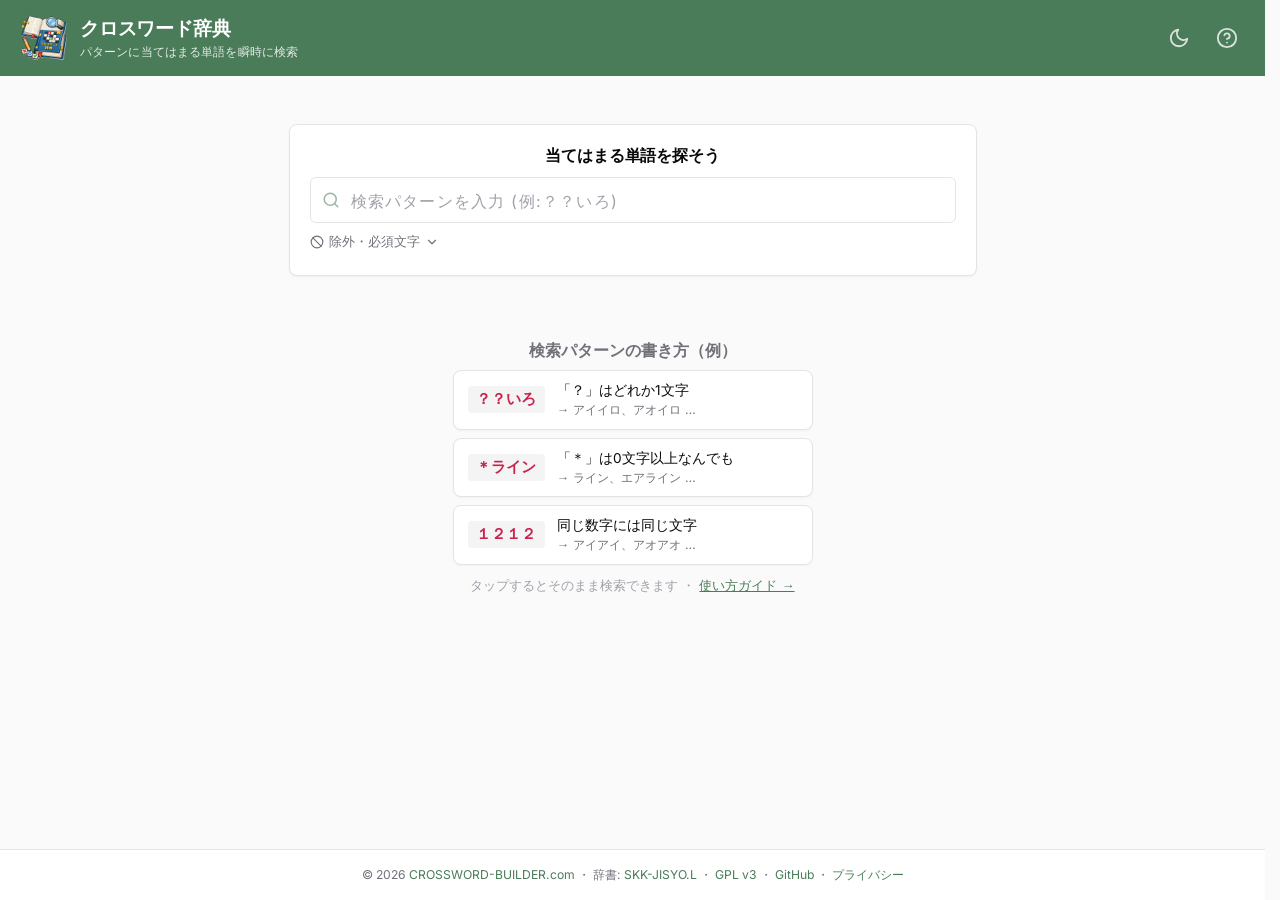
<file: frontend/index.html>
<!DOCTYPE html>
<html lang="ja">
<head>
  <!--
    アクセス解析（Google Analytics / Microsoft Clarity）
    本番ドメイン（crossword-builder.com）でのみ有効。
    ローカル開発・フォーク環境では起動しないため、本番データが汚染されません。
    利用状況の開示はフッターの「プライバシーポリシー」を参照。
  -->
  <script>
    (function () {
      var host = location.hostname;
      if (host !== 'findword.crossword-builder.com') return;

      function scheduleAnalytics(fn) {
        if ('requestIdleCallback' in window) {
          requestIdleCallback(fn, { timeout: 3000 });
        } else {
          setTimeout(fn, 1200);
        }
      }

      function loadAnalytics() {
        // Google tag (gtag.js)
        var gtagScript = document.createElement('script');
        gtagScript.async = true;
        gtagScript.src = 'https://www.googletagmanager.com/gtag/js?id=G-00BT3SM7ZY';
        document.head.appendChild(gtagScript);

        window.dataLayer = window.dataLayer || [];
        function gtag(){ dataLayer.push(arguments); }
        window.gtag = gtag;
        gtag('js', new Date());
        gtag('config', 'G-00BT3SM7ZY');

        // Microsoft Clarity
        (function(c,l,a,r,i,t,y){
            c[a]=c[a]||function(){(c[a].q=c[a].q||[]).push(arguments)};
            t=l.createElement(r);t.async=1;t.src="https://www.clarity.ms/tag/"+i;
            y=l.getElementsByTagName(r)[0];y.parentNode.insertBefore(t,y);
        })(window, document, "clarity", "script", "wbkjl4jcc3");
      }

      window.addEventListener('load', function () {
        scheduleAnalytics(loadAnalytics);
      }, { once: true });
    })();
  </script>
  <meta charset="UTF-8">
  <meta name="viewport" content="width=device-width, initial-scale=1.0">
  <meta name="theme-color" content="#4A7C59">
  <!-- アクセス解析（本番のみ）：dns-prefetch で軽量に DNS 解決だけ前倒し -->
  <link rel="dns-prefetch" href="https://www.googletagmanager.com">
  <link rel="dns-prefetch" href="https://www.clarity.ms">
  <script>
    // テーマ初期化（FOUC 回避のため <head> 内で実行）＋トグルハンドラ
    (function () {
      try {
        var t = localStorage.getItem('theme');
        if (t === 'dark' || t === 'light') {
          document.documentElement.setAttribute('data-theme', t);
        }
      } catch (e) {}
      document.addEventListener('DOMContentLoaded', function () {
        var btn = document.getElementById('theme-toggle');
        if (!btn) return;
        btn.addEventListener('click', function () {
          var html = document.documentElement;
          var cur = html.getAttribute('data-theme') ||
            (window.matchMedia('(prefers-color-scheme: dark)').matches ? 'dark' : 'light');
          var next = cur === 'dark' ? 'light' : 'dark';
          html.setAttribute('data-theme', next);
          try { localStorage.setItem('theme', next); } catch (e) {}
        });
      });
    })();
  </script>
  <title>クロスワード辞典｜パターンに当てはまる単語を瞬時に検索</title>
  <meta name="description" content="クロスワード作成/解答用の単語検索Webアプリ。ワイルドカード（？, ＊, 数字）に対応し、効率よく候補を探せます。">
  <meta name="robots" content="index,follow">
  <link rel="canonical" href="https://findword.crossword-builder.com/">
  <meta property="og:type" content="website">
  <meta property="og:url" content="https://findword.crossword-builder.com/">
  <meta property="og:title" content="クロスワード辞典">
  <meta property="og:description" content="クロスワード作成/解答用の単語検索Webアプリ。ワイルドカード対応。">
  <meta property="og:locale" content="ja_JP">
  <meta property="og:site_name" content="クロスワード辞典">
  <meta property="og:image" content="https://findword.crossword-builder.com/og-image.jpg">
  <meta property="og:image:type" content="image/jpeg">
  <meta property="og:image:width" content="1200">
  <meta property="og:image:height" content="630">
  <meta property="og:image:alt" content="クロスワード辞典 — パターンに当てはまる単語を瞬時に検索">
  <meta name="twitter:card" content="summary_large_image">
  <meta name="twitter:title" content="クロスワード辞典">
  <meta name="twitter:description" content="クロスワード作成/解答用の単語検索Webアプリ。">
  <meta name="twitter:image" content="https://findword.crossword-builder.com/og-image.jpg">
  <script type="application/ld+json">
  {
    "@context": "https://schema.org",
    "@type": "WebApplication",
    "name": "クロスワード辞典",
    "alternateName": "クロスワード単語検索",
    "url": "https://findword.crossword-builder.com/",
    "description": "クロスワード作成・解答用の単語検索Webアプリ。「？？いろ」「＊ライン」のようなワイルドカードパターンで、約15万語の辞書からカタカナ語を瞬時に検索できます。",
    "applicationCategory": "UtilitiesApplication",
    "operatingSystem": "Any",
    "browserRequirements": "Requires JavaScript",
    "inLanguage": "ja",
    "isAccessibleForFree": true,
    "offers": { "@type": "Offer", "price": "0", "priceCurrency": "JPY" },
    "image": "https://findword.crossword-builder.com/og-image.jpg",
    "author": {
      "@type": "Organization",
      "name": "CROSSWORD-BUILDER.com",
      "url": "https://crossword-builder.com"
    },
    "license": "https://www.gnu.org/licenses/gpl-3.0.html"
  }
  </script>
  <link rel="icon" type="image/png" href="favicon.png">
  <link rel="manifest" href="/manifest.webmanifest">
  <link rel="apple-touch-icon" href="/apple-touch-icon.png">
  <link rel="stylesheet" href="style.css?v=2026061103">
</head>
<body>

<header>
  <a href="/" class="header-icon-link" aria-label="ホームへ戻る"><img src="favicon.png" alt="" class="header-icon" aria-hidden="true"></a>
  <div>
    <h1>クロスワード辞典</h1>
    <p class="header-tagline">パターンに当てはまる単語を瞬時に検索</p>
  </div>
  <button type="button" class="header-theme-toggle" id="theme-toggle" aria-label="テーマ切替" title="テーマ切替">
    <svg class="theme-icon-moon" xmlns="http://www.w3.org/2000/svg" width="22" height="22" viewBox="0 0 24 24" fill="none" stroke="currentColor" stroke-width="2" stroke-linecap="round" stroke-linejoin="round" aria-hidden="true">
      <path d="M21 12.79A9 9 0 1 1 11.21 3 7 7 0 0 0 21 12.79z"/>
    </svg>
    <svg class="theme-icon-sun" xmlns="http://www.w3.org/2000/svg" width="22" height="22" viewBox="0 0 24 24" fill="none" stroke="currentColor" stroke-width="2" stroke-linecap="round" stroke-linejoin="round" aria-hidden="true">
      <circle cx="12" cy="12" r="4"/><path d="M12 2v2"/><path d="M12 20v2"/><path d="m4.93 4.93 1.41 1.41"/><path d="m17.66 17.66 1.41 1.41"/><path d="M2 12h2"/><path d="M20 12h2"/><path d="m6.34 17.66-1.41 1.41"/><path d="m19.07 4.93-1.41 1.41"/>
    </svg>
  </button>
  <!-- PWA インストールボタン（beforeinstallprompt 発火時のみ JS が表示する） -->
  <button type="button" class="header-install-btn" id="install-btn" hidden aria-label="アプリとしてインストール" title="アプリとしてインストール">
    <svg xmlns="http://www.w3.org/2000/svg" width="22" height="22" viewBox="0 0 24 24" fill="none" stroke="currentColor" stroke-width="2" stroke-linecap="round" stroke-linejoin="round" aria-hidden="true">
      <path d="M21 15v4a2 2 0 0 1-2 2H5a2 2 0 0 1-2-2v-4"/><polyline points="7 10 12 15 17 10"/><line x1="12" y1="15" x2="12" y2="3"/>
    </svg>
  </button>
  <a href="help.html" class="header-help-link" aria-label="使い方ガイド">
    <svg xmlns="http://www.w3.org/2000/svg" width="22" height="22" viewBox="0 0 24 24" fill="none" stroke="currentColor" stroke-width="2" stroke-linecap="round" stroke-linejoin="round" aria-hidden="true">
      <circle cx="12" cy="12" r="10"/><path d="M9.09 9a3 3 0 0 1 5.83 1c0 2-3 3-3 3"/><line x1="12" y1="17" x2="12.01" y2="17"/>
    </svg>
  </a>
</header>

<!-- 検索エリア（main の外に出してブラウザ幅いっぱいに広げる） -->
<div class="search-sticky-wrap">
  <section class="search-area">
    <label for="search-input">当てはまる単語を探そう</label>
    <form id="search-form" action="#" novalidate>
    <div class="input-row">
      <div class="input-wrapper">
        <svg class="input-icon-search" xmlns="http://www.w3.org/2000/svg" width="18" height="18" viewBox="0 0 24 24" fill="none" stroke="currentColor" stroke-width="2" stroke-linecap="round" stroke-linejoin="round" aria-hidden="true">
          <circle cx="11" cy="11" r="8"/><line x1="21" y1="21" x2="16.65" y2="16.65"/>
        </svg>
        <input
          type="text"
          id="search-input"
          name="q"
          lang="ja"
          autocomplete="on"
          autocorrect="off"
          autocapitalize="off"
          spellcheck="false"
          enterkeyhint="done"
          placeholder="検索パターンを入力 (例:？？いろ)"
        >
        <div id="search-spinner" class="search-spinner" aria-hidden="true" hidden>
          <!-- lucide Loader2（shadcn Spinner と同形）。回転は CSS 側 -->
          <svg width="18" height="18" viewBox="0 0 24 24" xmlns="http://www.w3.org/2000/svg"
               fill="none" stroke="currentColor" stroke-width="2.5"
               stroke-linecap="round" stroke-linejoin="round">
            <path d="M21 12a9 9 0 1 1-6.219-8.56"/>
          </svg>
        </div>
        <button type="button" id="clear-btn" aria-label="入力を消去" title="入力を消去" hidden>
          <svg xmlns="http://www.w3.org/2000/svg" width="16" height="16" viewBox="0 0 24 24" fill="none" stroke="currentColor" stroke-width="2.5" stroke-linecap="round" stroke-linejoin="round" aria-hidden="true">
            <line x1="18" y1="6" x2="6" y2="18"/><line x1="6" y1="6" x2="18" y2="18"/>
          </svg>
        </button>
      </div>
    </div>
    <!-- スマホ用：ワイルドカード挿入チップ（PC 非表示） -->
    <div class="wc-chips" id="wc-chips" aria-label="ワイルドカード挿入">
      <button type="button" class="wc-chip wc-chip-wild" data-insert="？" aria-label="？（任意の1文字）を挿入">？</button>
      <button type="button" class="wc-chip wc-chip-wild" data-insert="＊" aria-label="＊（任意の0文字以上）を挿入">＊</button>
      <button type="button" class="wc-chip" data-insert="１" aria-label="１を挿入">１</button>
      <button type="button" class="wc-chip" data-insert="２" aria-label="２を挿入">２</button>
      <button type="button" class="wc-chip" data-insert="３" aria-label="３を挿入">３</button>
      <button type="button" class="wc-chip" data-insert="４" aria-label="４を挿入">４</button>
    </div>
    <!-- NOTE: このフォームにテキスト入力を追加しないこと。
         送信ボタンのないフォームはテキスト入力が2つ以上あると暗黙送信が無効になり、
         iOS の「完了」キーで submit が発火せずキーボードが閉じなくなる -->
    </form>
    <!-- 除外文字・必須文字（折りたたみ式・フォーム外）。設定中は閉じていてもバッジで明示 -->
    <div class="exclude-row">
      <button type="button" id="exclude-toggle" class="exclude-toggle" aria-expanded="false" aria-controls="exclude-panel">
        <svg xmlns="http://www.w3.org/2000/svg" width="14" height="14" viewBox="0 0 24 24" fill="none" stroke="currentColor" stroke-width="2" stroke-linecap="round" stroke-linejoin="round" aria-hidden="true">
          <circle cx="12" cy="12" r="10"/><path d="m4.9 4.9 14.2 14.2"/>
        </svg>
        除外・必須文字
        <svg class="exclude-chevron" xmlns="http://www.w3.org/2000/svg" width="14" height="14" viewBox="0 0 24 24" fill="none" stroke="currentColor" stroke-width="2" stroke-linecap="round" stroke-linejoin="round" aria-hidden="true">
          <path d="m6 9 6 6 6-6"/>
        </svg>
      </button>
      <button type="button" id="exclude-badge" class="exclude-badge" hidden aria-label="除外文字を編集"></button>
      <button type="button" id="include-badge" class="exclude-badge" hidden aria-label="必須文字を編集"></button>
    </div>
    <div id="exclude-panel" class="exclude-panel" hidden>
      <div class="char-cond-row">
        <label class="char-cond-label" for="exclude-input">除外</label>
        <input
          type="text"
          id="exclude-input"
          lang="ja"
          autocomplete="off"
          autocorrect="off"
          autocapitalize="off"
          spellcheck="false"
          enterkeyhint="done"
          placeholder="使えない文字（例: しん）"
          aria-label="除外する文字"
        >
      </div>
      <div class="char-cond-row">
        <label class="char-cond-label" for="include-input">必須</label>
        <input
          type="text"
          id="include-input"
          lang="ja"
          autocomplete="off"
          autocorrect="off"
          autocapitalize="off"
          spellcheck="false"
          enterkeyhint="done"
          placeholder="必ず含む文字（例: か）"
          aria-label="必ず含む文字"
        >
      </div>
    </div>
    <div id="pattern-assist" class="pattern-assist" hidden></div>
  </section>
</div>

<!-- 結果ヘッダー（main の外に出してブラウザ幅いっぱいに広げる） -->
<div class="results-header">
  <div class="results-header-inner">
    <div class="results-summary">
      <div class="hit-count-wrap">
        <span id="hit-count"></span>
        <button id="copy-all-btn" type="button" class="copy-all-btn" hidden aria-label="検索結果をコピー">
          <svg class="copy-icon" xmlns="http://www.w3.org/2000/svg" width="18" height="18" viewBox="0 0 24 24" fill="none" stroke="currentColor" stroke-width="2" stroke-linecap="round" stroke-linejoin="round" aria-hidden="true">
            <rect x="9" y="9" width="13" height="13" rx="2" ry="2"/>
            <path d="M5 15H4a2 2 0 0 1-2-2V4a2 2 0 0 1 2-2h9a2 2 0 0 1 2 2v1"/>
          </svg>
          <!-- 一括取得中のスピナー（lucide Loader2）＋進捗件数 -->
          <svg class="copy-spinner" xmlns="http://www.w3.org/2000/svg" width="16" height="16" viewBox="0 0 24 24" fill="none" stroke="currentColor" stroke-width="2.5" stroke-linecap="round" stroke-linejoin="round" aria-hidden="true">
            <path d="M21 12a9 9 0 1 1-6.219-8.56"/>
          </svg>
          <span class="copy-progress" aria-hidden="true"></span>
        </button>
      </div>
      <div class="toggle-row">
        <div class="view-toggle-group" id="sort-toggle-group" hidden>
          <button id="btn-sort-default" type="button" class="active">五十音</button>
          <button id="btn-sort-shuffle" type="button" title="タップするたびに並びを引き直します">シャッフル</button>
        </div>
        <div class="view-toggle-group" id="view-toggle-group" hidden>
          <button id="btn-detail" type="button">詳細表示</button>
          <button id="btn-simple" type="button">簡易表示</button>
        </div>
      </div>
    </div>
  </div>
</div>

<!-- スクリーンリーダー向け：検索結果件数の通知（視覚的には非表示） -->
<div id="sr-status" class="sr-only" aria-live="polite" aria-atomic="true"></div>

<main>
  <!-- 入力前ガイド（タップでそのまま試せる検索例） -->
  <div id="search-guide">
    <h2 class="guide-title">検索パターンの書き方（例）</h2>
    <div class="guide-examples">
      <button type="button" class="guide-example" data-pattern="？？いろ">
        <code>？？いろ</code>
        <span class="guide-example-desc">
          <span class="guide-example-meaning">「？」はどれか1文字</span>
          <span class="guide-example-hits">→ アイイロ、アオイロ …</span>
        </span>
      </button>
      <button type="button" class="guide-example" data-pattern="＊ライン">
        <code>＊ライン</code>
        <span class="guide-example-desc">
          <span class="guide-example-meaning">「＊」は0文字以上なんでも</span>
          <span class="guide-example-hits">→ ライン、エアライン …</span>
        </span>
      </button>
      <button type="button" class="guide-example" data-pattern="１２１２">
        <code>１２１２</code>
        <span class="guide-example-desc">
          <span class="guide-example-meaning">同じ数字には同じ文字</span>
          <span class="guide-example-hits">→ アイアイ、アオアオ …</span>
        </span>
      </button>
    </div>
    <p class="guide-note">タップするとそのまま検索できます ・ <a href="help.html">使い方ガイド →</a></p>
  </div>
  <!-- 結果リスト -->
  <ul id="results-list"></ul>
</main>

<footer>
  © 2026 <a href="https://crossword-builder.com" target="_blank" rel="noopener">CROSSWORD-BUILDER.com</a>
  ・ 辞書: <a href="https://github.com/skk-dev/dict" target="_blank" rel="noopener">SKK-JISYO.L</a>
  ・ <a href="https://www.gnu.org/licenses/gpl-3.0.html" target="_blank" rel="noopener">GPL v3</a>
  ・ <a href="https://github.com/metroid-vania/crossword-search" target="_blank" rel="noopener">GitHub</a>
  ・ <a href="privacy.html">プライバシー</a>
</footer>

<button id="back-to-top" aria-label="TOPへ戻る">
  <!-- PC：上矢印 -->
  <svg class="btt-arrow" xmlns="http://www.w3.org/2000/svg" width="20" height="20" viewBox="0 0 24 24" fill="none" stroke="currentColor" stroke-width="2.5" stroke-linecap="round" stroke-linejoin="round" aria-hidden="true">
    <polyline points="18 15 12 9 6 15"/>
  </svg>
  <!-- スマホ：虫めがね＋テキスト -->
  <svg class="btt-search" xmlns="http://www.w3.org/2000/svg" width="36" height="36" viewBox="0 0 24 24" fill="none" stroke="currentColor" stroke-width="2" stroke-linecap="round" stroke-linejoin="round" aria-hidden="true">
    <circle cx="11" cy="11" r="8"/><line x1="21" y1="21" x2="16.65" y2="16.65"/>
  </svg>
  <span class="btt-label" aria-hidden="true">再検索</span>
</button>
<script src="app.js?v=2026061103"></script>
<script>
  if ('serviceWorker' in navigator) {
    window.addEventListener('load', () => {
      navigator.serviceWorker.register('/sw.js').catch(() => {});
    });
  }
</script>
</body>
</html>
</file>
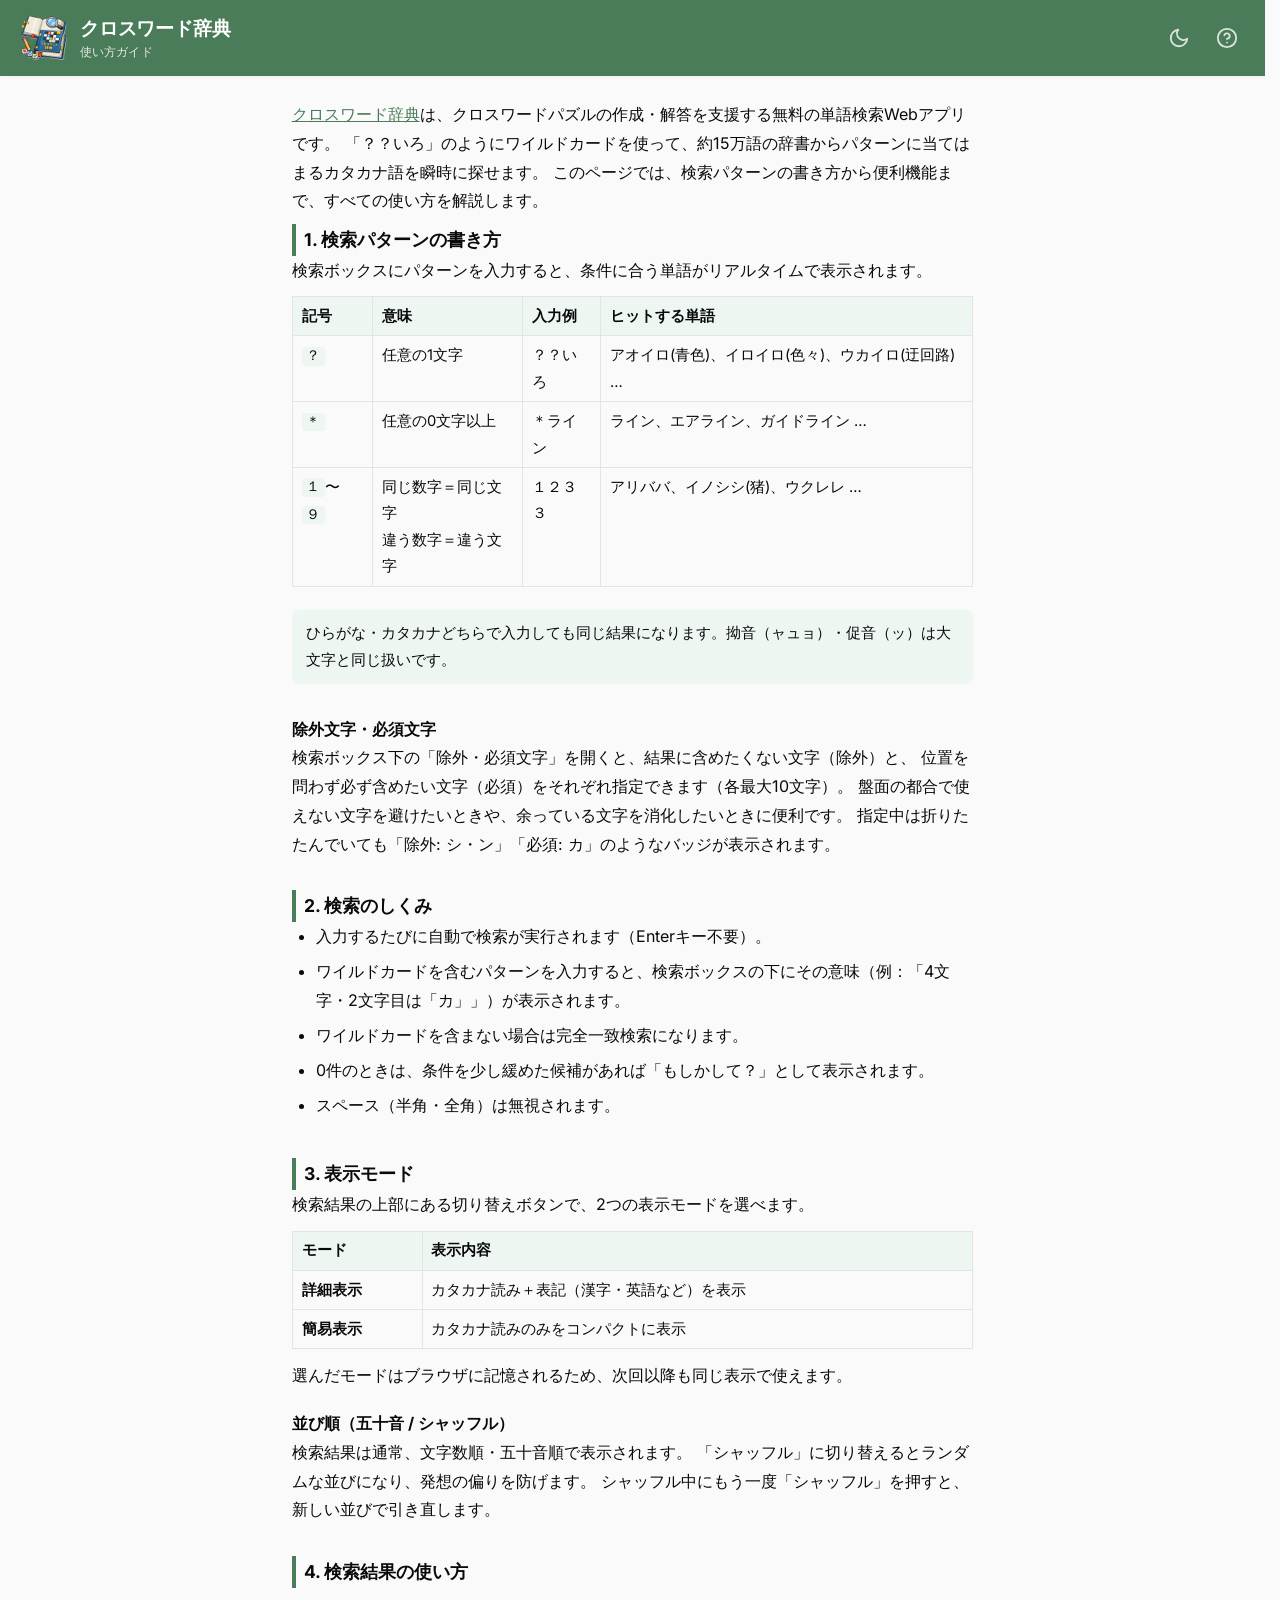
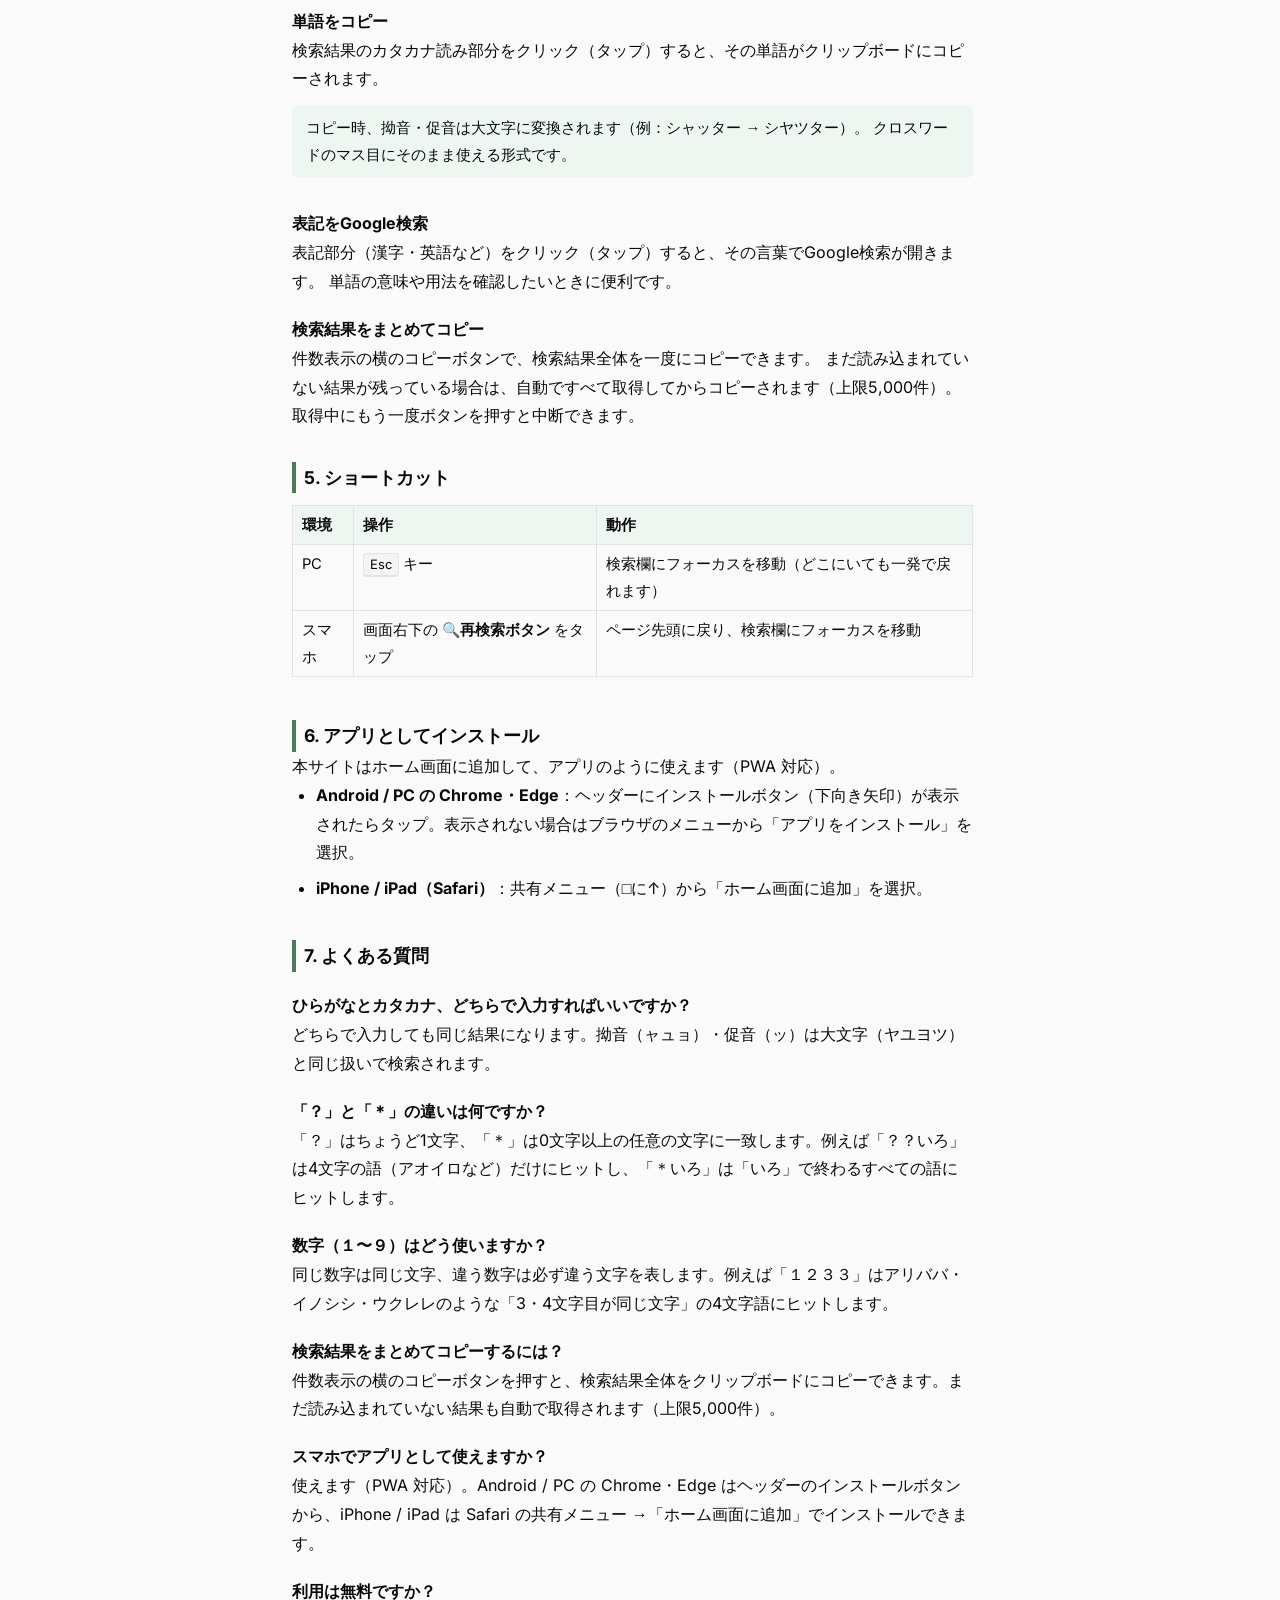
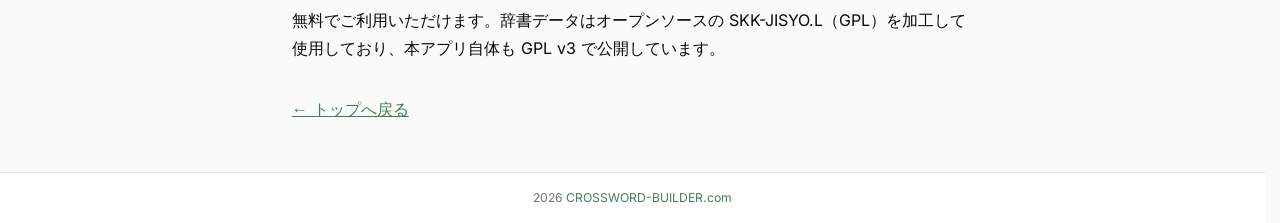
<file: frontend/help.html>
<!DOCTYPE html>
<html lang="ja">
<head>
  <meta charset="UTF-8">
  <meta name="viewport" content="width=device-width, initial-scale=1.0">
  <meta name="theme-color" content="#4A7C59">
  <script>
    (function () {
      try {
        var t = localStorage.getItem('theme');
        if (t === 'dark' || t === 'light') {
          document.documentElement.setAttribute('data-theme', t);
        }
      } catch (e) {}
      document.addEventListener('DOMContentLoaded', function () {
        var btn = document.getElementById('theme-toggle');
        if (!btn) return;
        btn.addEventListener('click', function () {
          var html = document.documentElement;
          var cur = html.getAttribute('data-theme') ||
            (window.matchMedia('(prefers-color-scheme: dark)').matches ? 'dark' : 'light');
          var next = cur === 'dark' ? 'light' : 'dark';
          html.setAttribute('data-theme', next);
          try { localStorage.setItem('theme', next); } catch (e) {}
        });
      });
    })();
  </script>
  <meta name="robots" content="index,follow">
  <title>クロスワード単語検索の使い方｜クロスワード辞典</title>
  <meta name="description" content="クロスワード作成・解答に便利な単語検索アプリ「クロスワード辞典」の使い方ガイド。ワイルドカード（？・＊・数字）の検索パターンから、除外・必須文字、シャッフル、まとめてコピーまで全機能を解説します。">
  <link rel="canonical" href="https://findword.crossword-builder.com/help.html">
  <meta property="og:type" content="article">
  <meta property="og:url" content="https://findword.crossword-builder.com/help.html">
  <meta property="og:title" content="クロスワード単語検索の使い方｜クロスワード辞典">
  <meta property="og:description" content="ワイルドカード（？・＊・数字）での検索方法から除外・必須文字、まとめてコピーまで、クロスワード辞典の全機能を解説。">
  <meta property="og:locale" content="ja_JP">
  <meta property="og:site_name" content="クロスワード辞典">
  <meta property="og:image" content="https://findword.crossword-builder.com/og-image.jpg">
  <meta property="og:image:type" content="image/jpeg">
  <meta property="og:image:width" content="1200">
  <meta property="og:image:height" content="630">
  <meta name="twitter:card" content="summary_large_image">
  <meta name="twitter:image" content="https://findword.crossword-builder.com/og-image.jpg">
  <script type="application/ld+json">
  {
    "@context": "https://schema.org",
    "@type": "FAQPage",
    "mainEntity": [
      {
        "@type": "Question",
        "name": "ひらがなとカタカナ、どちらで入力すればいいですか？",
        "acceptedAnswer": {
          "@type": "Answer",
          "text": "どちらで入力しても同じ結果になります。拗音（ャュョ）・促音（ッ）は大文字（ヤユヨツ）と同じ扱いで検索されます。"
        }
      },
      {
        "@type": "Question",
        "name": "「？」と「＊」の違いは何ですか？",
        "acceptedAnswer": {
          "@type": "Answer",
          "text": "「？」はちょうど1文字、「＊」は0文字以上の任意の文字に一致します。例えば「？？いろ」は4文字の語（アオイロなど）だけにヒットし、「＊いろ」は「いろ」で終わるすべての語にヒットします。"
        }
      },
      {
        "@type": "Question",
        "name": "数字（１〜９）はどう使いますか？",
        "acceptedAnswer": {
          "@type": "Answer",
          "text": "同じ数字は同じ文字、違う数字は必ず違う文字を表します。例えば「１２３３」はアリババ・イノシシ・ウクレレのような「3・4文字目が同じ文字」の4文字語にヒットします。"
        }
      },
      {
        "@type": "Question",
        "name": "検索結果をまとめてコピーするには？",
        "acceptedAnswer": {
          "@type": "Answer",
          "text": "件数表示の横のコピーボタンを押すと、検索結果全体をクリップボードにコピーできます。まだ読み込まれていない結果も自動で取得されます（上限5,000件）。"
        }
      },
      {
        "@type": "Question",
        "name": "スマホでアプリとして使えますか？",
        "acceptedAnswer": {
          "@type": "Answer",
          "text": "使えます（PWA 対応）。Android / PC の Chrome・Edge はヘッダーのインストールボタンから、iPhone / iPad は Safari の共有メニュー →「ホーム画面に追加」でインストールできます。"
        }
      },
      {
        "@type": "Question",
        "name": "利用は無料ですか？",
        "acceptedAnswer": {
          "@type": "Answer",
          "text": "無料でご利用いただけます。辞書データはオープンソースの SKK-JISYO.L（GPL）を加工して使用しており、本アプリ自体も GPL v3 で公開しています。"
        }
      }
    ]
  }
  </script>
  <link rel="icon" type="image/png" href="favicon.png">
  <link rel="manifest" href="/manifest.webmanifest">
  <link rel="apple-touch-icon" href="/apple-touch-icon.png">
  <link rel="stylesheet" href="style.css?v=2026061103">
  <style>
    .help-main { max-width: 720px; margin: 0 auto; padding: 1.5em 1.2em 3em; line-height: 1.8; }
    .help-main h2 { font-size: 1.1em; margin-top: 1.8em; border-left: 4px solid var(--clr-primary); padding-left: 0.5em; }
    .help-main h2:first-of-type { margin-top: 0.5em; }
    .help-main h3 { font-size: 1em; margin-top: 1.2em; }
    .help-main table { border-collapse: collapse; width: 100%; margin: 0.8em 0; font-size: 0.92em; }
    .help-main th, .help-main td { border: 1px solid var(--clr-border); padding: 0.4em 0.6em; text-align: left; vertical-align: top; }
    .help-main th { background: var(--clr-chip-soft-bg); white-space: nowrap; }
    .help-main code { background: var(--clr-chip-soft-bg); padding: 0.1em 0.35em; border-radius: 3px; font-size: 0.95em; }
    .help-main kbd { display: inline-block; background: var(--clr-code-bg); border: 1px solid var(--clr-border); border-bottom-width: 2px; border-radius: 4px; padding: 0.1em 0.45em; font-family: inherit; font-size: 0.88em; line-height: 1.4; }
    .help-main ul, .help-main ol { padding-left: 1.5em; }
    .help-main li { margin-bottom: 0.4em; }
    .help-main .tip { background: var(--clr-chip-soft-bg); border-radius: 6px; padding: 0.7em 1em; margin: 0.8em 0; font-size: 0.92em; }
    .back-link { display: inline-block; margin-top: 2em; }
  </style>
</head>
<body>

<header>
  <a href="/" class="header-icon-link" aria-label="ホームへ戻る"><img src="favicon.png" alt="" class="header-icon" aria-hidden="true"></a>
  <div>
    <h1>クロスワード辞典</h1>
    <p>使い方ガイド</p>
  </div>
  <button type="button" class="header-theme-toggle" id="theme-toggle" aria-label="テーマ切替" title="テーマ切替">
    <svg class="theme-icon-moon" xmlns="http://www.w3.org/2000/svg" width="22" height="22" viewBox="0 0 24 24" fill="none" stroke="currentColor" stroke-width="2" stroke-linecap="round" stroke-linejoin="round" aria-hidden="true">
      <path d="M21 12.79A9 9 0 1 1 11.21 3 7 7 0 0 0 21 12.79z"/>
    </svg>
    <svg class="theme-icon-sun" xmlns="http://www.w3.org/2000/svg" width="22" height="22" viewBox="0 0 24 24" fill="none" stroke="currentColor" stroke-width="2" stroke-linecap="round" stroke-linejoin="round" aria-hidden="true">
      <circle cx="12" cy="12" r="4"/><path d="M12 2v2"/><path d="M12 20v2"/><path d="m4.93 4.93 1.41 1.41"/><path d="m17.66 17.66 1.41 1.41"/><path d="M2 12h2"/><path d="M20 12h2"/><path d="m6.34 17.66-1.41 1.41"/><path d="m19.07 4.93-1.41 1.41"/>
    </svg>
  </button>
  <a href="help.html" class="header-help-link" aria-label="使い方ガイド">
    <svg xmlns="http://www.w3.org/2000/svg" width="22" height="22" viewBox="0 0 24 24" fill="none" stroke="currentColor" stroke-width="2" stroke-linecap="round" stroke-linejoin="round" aria-hidden="true">
      <circle cx="12" cy="12" r="10"/><path d="M9.09 9a3 3 0 0 1 5.83 1c0 2-3 3-3 3"/><line x1="12" y1="17" x2="12.01" y2="17"/>
    </svg>
  </a>
</header>

<main class="help-main">

  <p>
    <a href="/">クロスワード辞典</a>は、クロスワードパズルの作成・解答を支援する無料の単語検索Webアプリです。
    「？？いろ」のようにワイルドカードを使って、約15万語の辞書からパターンに当てはまるカタカナ語を瞬時に探せます。
    このページでは、検索パターンの書き方から便利機能まで、すべての使い方を解説します。
  </p>

  <h2>1. 検索パターンの書き方</h2>
  <p>検索ボックスにパターンを入力すると、条件に合う単語がリアルタイムで表示されます。</p>

  <table>
    <thead>
      <tr><th>記号</th><th>意味</th><th>入力例</th><th>ヒットする単語</th></tr>
    </thead>
    <tbody>
      <tr>
        <td><code>？</code></td>
        <td>任意の1文字</td>
        <td>？？いろ</td>
        <td>アオイロ(青色)、イロイロ(色々)、ウカイロ(迂回路) …</td>
      </tr>
      <tr>
        <td><code>＊</code></td>
        <td>任意の0文字以上</td>
        <td>＊ライン</td>
        <td>ライン、エアライン、ガイドライン …</td>
      </tr>
      <tr>
        <td><code>１</code>〜<code>９</code></td>
        <td>同じ数字＝同じ文字<br>違う数字＝違う文字</td>
        <td>１２３３</td>
        <td>アリババ、イノシシ(猪)、ウクレレ …</td>
      </tr>
    </tbody>
  </table>
<!--
  <h3>組み合わせ例</h3>
  <ul>
    <li><code>ク？スワード</code> → クロスワード</li>
    <li><code>＊トリ</code> → トリ、コトリ、カキトリ …</li>
    <li><code>１２１２</code> → アイアイ、イロイロ …（繰り返しパターン）</li>
  </ul>
-->
  <div class="tip">
    ひらがな・カタカナどちらで入力しても同じ結果になります。拗音（ャュョ）・促音（ッ）は大文字と同じ扱いです。
  </div>

  <h3>除外文字・必須文字</h3>
  <p>
    検索ボックス下の「除外・必須文字」を開くと、結果に含めたくない文字（除外）と、
    位置を問わず必ず含めたい文字（必須）をそれぞれ指定できます（各最大10文字）。
    盤面の都合で使えない文字を避けたいときや、余っている文字を消化したいときに便利です。
    指定中は折りたたんでいても「除外: シ・ン」「必須: カ」のようなバッジが表示されます。
  </p>

  <h2>2. 検索のしくみ</h2>
  <ul>
    <li>入力するたびに自動で検索が実行されます（Enterキー不要）。</li>
    <li>ワイルドカードを含むパターンを入力すると、検索ボックスの下にその意味（例：「4文字・2文字目は「カ」」）が表示されます。</li>
    <li>ワイルドカードを含まない場合は完全一致検索になります。</li>
    <li>0件のときは、条件を少し緩めた候補があれば「もしかして？」として表示されます。</li>
    <li>スペース（半角・全角）は無視されます。</li>
  </ul>

  <h2>3. 表示モード</h2>
  <p>検索結果の上部にある切り替えボタンで、2つの表示モードを選べます。</p>
  <table>
    <thead>
      <tr><th>モード</th><th>表示内容</th></tr>
    </thead>
    <tbody>
      <tr>
        <td><strong>詳細表示</strong></td>
        <td>カタカナ読み＋表記（漢字・英語など）を表示</td>
      </tr>
      <tr>
        <td><strong>簡易表示</strong></td>
        <td>カタカナ読みのみをコンパクトに表示</td>
      </tr>
    </tbody>
  </table>
  <p>選んだモードはブラウザに記憶されるため、次回以降も同じ表示で使えます。</p>

  <h3>並び順（五十音 / シャッフル）</h3>
  <p>
    検索結果は通常、文字数順・五十音順で表示されます。
    「シャッフル」に切り替えるとランダムな並びになり、発想の偏りを防げます。
    シャッフル中にもう一度「シャッフル」を押すと、新しい並びで引き直します。
  </p>

  <h2>4. 検索結果の使い方</h2>

  <h3>単語をコピー</h3>
  <p>
    検索結果のカタカナ読み部分をクリック（タップ）すると、その単語がクリップボードにコピーされます。
  </p>
  <div class="tip">
    コピー時、拗音・促音は大文字に変換されます（例：シャッター → シヤツター）。
    クロスワードのマス目にそのまま使える形式です。
  </div>

  <h3>表記をGoogle検索</h3>
  <p>
    表記部分（漢字・英語など）をクリック（タップ）すると、その言葉でGoogle検索が開きます。
    単語の意味や用法を確認したいときに便利です。
  </p>

  <h3>検索結果をまとめてコピー</h3>
  <p>
    件数表示の横のコピーボタンで、検索結果全体を一度にコピーできます。
    まだ読み込まれていない結果が残っている場合は、自動ですべて取得してからコピーされます（上限5,000件）。
    取得中にもう一度ボタンを押すと中断できます。
  </p>

  <h2>5. ショートカット</h2>
  <table>
    <thead>
      <tr><th>環境</th><th>操作</th><th>動作</th></tr>
    </thead>
    <tbody>
      <tr>
        <td>PC</td>
        <td><kbd>Esc</kbd> キー</td>
        <td>検索欄にフォーカスを移動（どこにいても一発で戻れます）</td>
      </tr>
      <tr>
        <td>スマホ</td>
        <td>画面右下の <strong>🔍再検索ボタン</strong> をタップ</td>
        <td>ページ先頭に戻り、検索欄にフォーカスを移動</td>
      </tr>
    </tbody>
  </table>

  <h2>6. アプリとしてインストール</h2>
  <p>
    本サイトはホーム画面に追加して、アプリのように使えます（PWA 対応）。
  </p>
  <ul>
    <li><strong>Android / PC の Chrome・Edge</strong>：ヘッダーにインストールボタン（下向き矢印）が表示されたらタップ。表示されない場合はブラウザのメニューから「アプリをインストール」を選択。</li>
    <li><strong>iPhone / iPad（Safari）</strong>：共有メニュー（□に↑）から「ホーム画面に追加」を選択。</li>
  </ul>

  <h2>7. よくある質問</h2>

  <h3>ひらがなとカタカナ、どちらで入力すればいいですか？</h3>
  <p>どちらで入力しても同じ結果になります。拗音（ャュョ）・促音（ッ）は大文字（ヤユヨツ）と同じ扱いで検索されます。</p>

  <h3>「？」と「＊」の違いは何ですか？</h3>
  <p>「？」はちょうど1文字、「＊」は0文字以上の任意の文字に一致します。例えば「？？いろ」は4文字の語（アオイロなど）だけにヒットし、「＊いろ」は「いろ」で終わるすべての語にヒットします。</p>

  <h3>数字（１〜９）はどう使いますか？</h3>
  <p>同じ数字は同じ文字、違う数字は必ず違う文字を表します。例えば「１２３３」はアリババ・イノシシ・ウクレレのような「3・4文字目が同じ文字」の4文字語にヒットします。</p>

  <h3>検索結果をまとめてコピーするには？</h3>
  <p>件数表示の横のコピーボタンを押すと、検索結果全体をクリップボードにコピーできます。まだ読み込まれていない結果も自動で取得されます（上限5,000件）。</p>

  <h3>スマホでアプリとして使えますか？</h3>
  <p>使えます（PWA 対応）。Android / PC の Chrome・Edge はヘッダーのインストールボタンから、iPhone / iPad は Safari の共有メニュー →「ホーム画面に追加」でインストールできます。</p>

  <h3>利用は無料ですか？</h3>
  <p>無料でご利用いただけます。辞書データはオープンソースの SKK-JISYO.L（GPL）を加工して使用しており、本アプリ自体も GPL v3 で公開しています。</p>

  <p class="back-link"><a href="/">← トップへ戻る</a></p>
</main>

<footer>
  2026 <a href="https://crossword-builder.com" target="_blank" rel="noopener">CROSSWORD-BUILDER.com</a>
</footer>

</body>
</html>
</file>
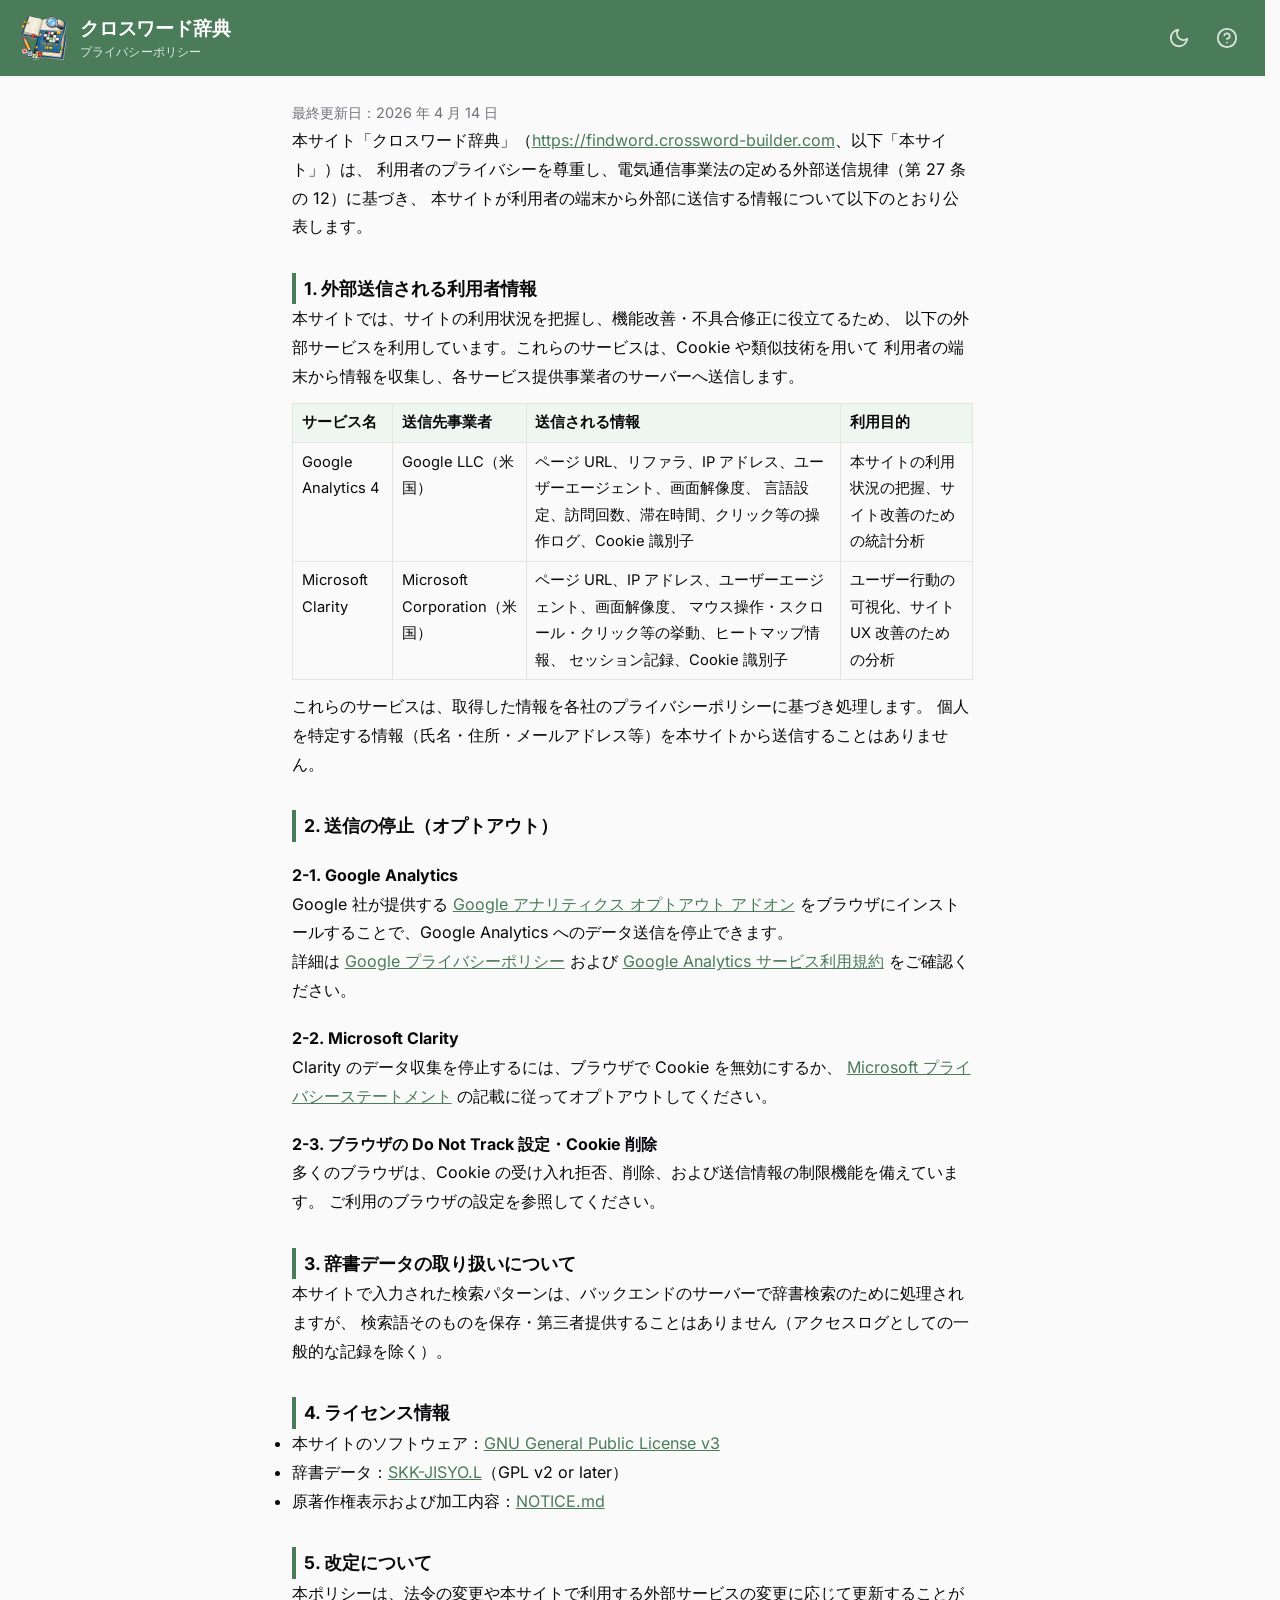
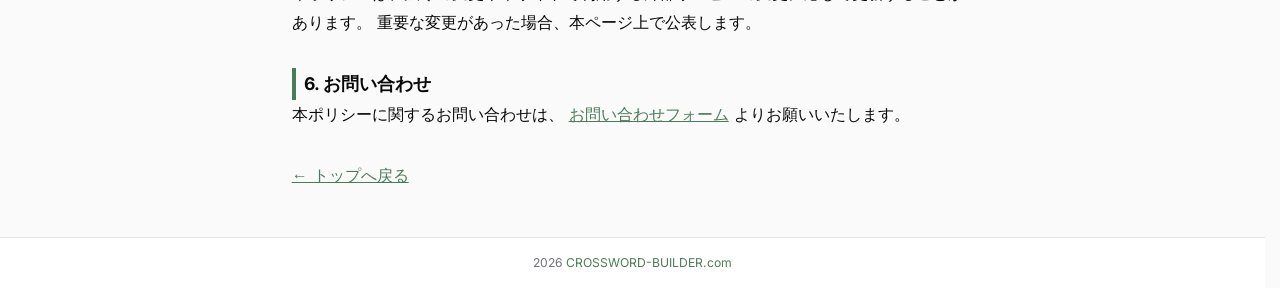
<file: frontend/privacy.html>
<!DOCTYPE html>
<html lang="ja">
<head>
  <meta charset="UTF-8">
  <meta name="viewport" content="width=device-width, initial-scale=1.0">
  <meta name="theme-color" content="#4A7C59">
  <script>
    (function () {
      try {
        var t = localStorage.getItem('theme');
        if (t === 'dark' || t === 'light') {
          document.documentElement.setAttribute('data-theme', t);
        }
      } catch (e) {}
      document.addEventListener('DOMContentLoaded', function () {
        var btn = document.getElementById('theme-toggle');
        if (!btn) return;
        btn.addEventListener('click', function () {
          var html = document.documentElement;
          var cur = html.getAttribute('data-theme') ||
            (window.matchMedia('(prefers-color-scheme: dark)').matches ? 'dark' : 'light');
          var next = cur === 'dark' ? 'light' : 'dark';
          html.setAttribute('data-theme', next);
          try { localStorage.setItem('theme', next); } catch (e) {}
        });
      });
    })();
  </script>
  <meta name="robots" content="noindex,follow">
  <title>プライバシーポリシー｜クロスワード辞典</title>
  <meta property="og:type" content="article">
  <meta property="og:url" content="https://findword.crossword-builder.com/privacy.html">
  <meta property="og:title" content="プライバシーポリシー｜クロスワード辞典">
  <meta property="og:description" content="クロスワード辞典の外部送信規律に基づくプライバシーポリシー。">
  <meta property="og:locale" content="ja_JP">
  <meta property="og:site_name" content="クロスワード辞典">
  <meta property="og:image" content="https://findword.crossword-builder.com/og-image.jpg">
  <meta property="og:image:type" content="image/jpeg">
  <meta property="og:image:width" content="1200">
  <meta property="og:image:height" content="630">
  <meta name="twitter:card" content="summary_large_image">
  <meta name="twitter:image" content="https://findword.crossword-builder.com/og-image.jpg">
  <link rel="icon" type="image/png" href="favicon.png">
  <link rel="manifest" href="/manifest.webmanifest">
  <link rel="apple-touch-icon" href="/apple-touch-icon.png">
  <link rel="stylesheet" href="style.css?v=2026061103">
  <style>
    .privacy-main { max-width: 720px; margin: 0 auto; padding: 1.5em 1.2em 3em; line-height: 1.8; }
    .privacy-main h2 { font-size: 1.1em; margin-top: 1.8em; border-left: 4px solid var(--clr-primary); padding-left: 0.5em; }
    .privacy-main h3 { font-size: 1em; margin-top: 1.2em; }
    .privacy-main table { border-collapse: collapse; width: 100%; margin: 0.8em 0; font-size: 0.92em; }
    .privacy-main th, .privacy-main td { border: 1px solid var(--clr-border); padding: 0.4em 0.6em; text-align: left; vertical-align: top; }
    .privacy-main th { background: var(--clr-chip-soft-bg); }
    .privacy-main .meta { color: var(--clr-muted); font-size: 0.9em; }
    .back-link { display: inline-block; margin-top: 2em; }
  </style>
</head>
<body>

<header>
  <a href="/" class="header-icon-link" aria-label="ホームへ戻る"><img src="favicon.png" alt="" class="header-icon" aria-hidden="true"></a>
  <div>
    <h1>クロスワード辞典</h1>
    <p>プライバシーポリシー</p>
  </div>
  <button type="button" class="header-theme-toggle" id="theme-toggle" aria-label="テーマ切替" title="テーマ切替">
    <svg class="theme-icon-moon" xmlns="http://www.w3.org/2000/svg" width="22" height="22" viewBox="0 0 24 24" fill="none" stroke="currentColor" stroke-width="2" stroke-linecap="round" stroke-linejoin="round" aria-hidden="true">
      <path d="M21 12.79A9 9 0 1 1 11.21 3 7 7 0 0 0 21 12.79z"/>
    </svg>
    <svg class="theme-icon-sun" xmlns="http://www.w3.org/2000/svg" width="22" height="22" viewBox="0 0 24 24" fill="none" stroke="currentColor" stroke-width="2" stroke-linecap="round" stroke-linejoin="round" aria-hidden="true">
      <circle cx="12" cy="12" r="4"/><path d="M12 2v2"/><path d="M12 20v2"/><path d="m4.93 4.93 1.41 1.41"/><path d="m17.66 17.66 1.41 1.41"/><path d="M2 12h2"/><path d="M20 12h2"/><path d="m6.34 17.66-1.41 1.41"/><path d="m19.07 4.93-1.41 1.41"/>
    </svg>
  </button>
  <a href="help.html" class="header-help-link" aria-label="使い方ガイド">
    <svg xmlns="http://www.w3.org/2000/svg" width="22" height="22" viewBox="0 0 24 24" fill="none" stroke="currentColor" stroke-width="2" stroke-linecap="round" stroke-linejoin="round" aria-hidden="true">
      <circle cx="12" cy="12" r="10"/><path d="M9.09 9a3 3 0 0 1 5.83 1c0 2-3 3-3 3"/><line x1="12" y1="17" x2="12.01" y2="17"/>
    </svg>
  </a>
</header>

<main class="privacy-main">
  <p class="meta">最終更新日：2026 年 4 月 14 日</p>

  <p>
    本サイト「クロスワード辞典」（<a href="https://findword.crossword-builder.com">https://findword.crossword-builder.com</a>、以下「本サイト」）は、
    利用者のプライバシーを尊重し、電気通信事業法の定める外部送信規律（第 27 条の 12）に基づき、
    本サイトが利用者の端末から外部に送信する情報について以下のとおり公表します。
  </p>

  <h2>1. 外部送信される利用者情報</h2>
  <p>
    本サイトでは、サイトの利用状況を把握し、機能改善・不具合修正に役立てるため、
    以下の外部サービスを利用しています。これらのサービスは、Cookie や類似技術を用いて
    利用者の端末から情報を収集し、各サービス提供事業者のサーバーへ送信します。
  </p>

  <table>
    <thead>
      <tr>
        <th>サービス名</th>
        <th>送信先事業者</th>
        <th>送信される情報</th>
        <th>利用目的</th>
      </tr>
    </thead>
    <tbody>
      <tr>
        <td>Google Analytics 4</td>
        <td>Google LLC（米国）</td>
        <td>
          ページ URL、リファラ、IP アドレス、ユーザーエージェント、画面解像度、
          言語設定、訪問回数、滞在時間、クリック等の操作ログ、Cookie 識別子
        </td>
        <td>本サイトの利用状況の把握、サイト改善のための統計分析</td>
      </tr>
      <tr>
        <td>Microsoft Clarity</td>
        <td>Microsoft Corporation（米国）</td>
        <td>
          ページ URL、IP アドレス、ユーザーエージェント、画面解像度、
          マウス操作・スクロール・クリック等の挙動、ヒートマップ情報、
          セッション記録、Cookie 識別子
        </td>
        <td>ユーザー行動の可視化、サイト UX 改善のための分析</td>
      </tr>
    </tbody>
  </table>

  <p>
    これらのサービスは、取得した情報を各社のプライバシーポリシーに基づき処理します。
    個人を特定する情報（氏名・住所・メールアドレス等）を本サイトから送信することはありません。
  </p>

  <h2>2. 送信の停止（オプトアウト）</h2>
  <h3>2-1. Google Analytics</h3>
  <p>
    Google 社が提供する
    <a href="https://tools.google.com/dlpage/gaoptout?hl=ja" target="_blank" rel="noopener">Google アナリティクス オプトアウト アドオン</a>
    をブラウザにインストールすることで、Google Analytics へのデータ送信を停止できます。
  </p>
  <p>
    詳細は
    <a href="https://policies.google.com/privacy?hl=ja" target="_blank" rel="noopener">Google プライバシーポリシー</a>
    および
    <a href="https://support.google.com/analytics/answer/6004245?hl=ja" target="_blank" rel="noopener">Google Analytics サービス利用規約</a>
    をご確認ください。
  </p>

  <h3>2-2. Microsoft Clarity</h3>
  <p>
    Clarity のデータ収集を停止するには、ブラウザで Cookie を無効にするか、
    <a href="https://privacy.microsoft.com/ja-jp/privacystatement" target="_blank" rel="noopener">Microsoft プライバシーステートメント</a>
    の記載に従ってオプトアウトしてください。
  </p>

  <h3>2-3. ブラウザの Do Not Track 設定・Cookie 削除</h3>
  <p>
    多くのブラウザは、Cookie の受け入れ拒否、削除、および送信情報の制限機能を備えています。
    ご利用のブラウザの設定を参照してください。
  </p>

  <h2>3. 辞書データの取り扱いについて</h2>
  <p>
    本サイトで入力された検索パターンは、バックエンドのサーバーで辞書検索のために処理されますが、
    検索語そのものを保存・第三者提供することはありません（アクセスログとしての一般的な記録を除く）。
  </p>

  <h2>4. ライセンス情報</h2>
  <ul>
    <li>本サイトのソフトウェア：<a href="https://www.gnu.org/licenses/gpl-3.0.html" target="_blank" rel="noopener">GNU General Public License v3</a></li>
    <li>辞書データ：<a href="https://github.com/skk-dev/dict" target="_blank" rel="noopener">SKK-JISYO.L</a>（GPL v2 or later）</li>
    <li>原著作権表示および加工内容：<a href="https://github.com/metroid-vania/crossword-search/blob/master/NOTICE.md" target="_blank" rel="noopener">NOTICE.md</a></li>
  </ul>

  <h2>5. 改定について</h2>
  <p>
    本ポリシーは、法令の変更や本サイトで利用する外部サービスの変更に応じて更新することがあります。
    重要な変更があった場合、本ページ上で公表します。
  </p>

  <h2>6. お問い合わせ</h2>
  <p>
    本ポリシーに関するお問い合わせは、
    <a href="https://crossword-builder.com/contact/" target="_blank" rel="noopener">お問い合わせフォーム</a>
    よりお願いいたします。
  </p>

  <p class="back-link"><a href="/">← トップへ戻る</a></p>
</main>

<footer>
  2026 <a href="https://crossword-builder.com" target="_blank" rel="noopener">CROSSWORD-BUILDER.com</a>
</footer>

</body>
</html>
</file>
<file: frontend/style.css>
@font-face {
  font-family: 'Inter';
  font-style: normal;
  font-weight: 400 700;
  font-display: swap;
  src: url('fonts/inter-latin.woff2') format('woff2');
  unicode-range: U+0000-00FF, U+0131, U+0152-0153, U+02BB-02BC, U+02C6, U+02DA,
    U+02DC, U+0304, U+0308, U+0329, U+2000-206F, U+20AC, U+2122, U+2191,
    U+2193, U+2212, U+2215, U+FEFF, U+FFFD;
}

/* Noto Sans JP is bundled at frontend/fonts/noto-sans-jp/.
   To enable it again, add this as the first line:
   @import url('fonts/noto-sans-jp/package/wght.css');
   Then include "Noto Sans JP" after "Inter" in the body font-family. */

/* ─────────────────────────────────────────
   リセット・基本
───────────────────────────────────────── */
*, *::before, *::after {
  box-sizing: border-box;
  margin: 0;
  padding: 0;
}

:root {
  /* ─────────────────────────────────────────
     デザイントークン（shadcn/ui new-york 寄せ）
     既存の --clr-* は互換のため残置。新規は shadcn 命名に揃える。
  ───────────────────────────────────────── */

  /* 基本色（new-york: ややクールなニュートラル zinc 寄り） */
  --clr-bg:         #fafafa;   /* zinc-50 相当 */
  --clr-surface:    #ffffff;
  --clr-border:     #e4e4e7;   /* zinc-200 */
  --clr-text:       #09090b;   /* zinc-950 */
  --clr-muted:      #71717a;   /* zinc-500 */
  --clr-disabled:   #a1a1aa;   /* zinc-400 */
  --clr-reading:    #09090b;
  --clr-divider:    #e4e4e7;

  /* プライマリ（ブランド moss green） */
  --clr-primary:      #4A7C59;
  --clr-primary-rgb:  74, 124, 89;
  --clr-primary-fill:    #4A7C59;
  --clr-primary-fill-hv: #3F6B4C;
  --clr-primary-hv:      var(--clr-primary-fill-hv);

  /* ホバー / 副次色 */
  --clr-hover-bg:       #f4f4f5;   /* zinc-100：ニュートラルなホバー */
  --clr-hover-border:   #9fbea8;
  --clr-variant-bg:     #f4f4f5;
  --clr-variant-border: #e4e4e7;
  --clr-variant-text:   #52525b;   /* zinc-600 */
  --clr-chip-soft-bg:   #eef6f1;
  --clr-code-bg:        #f4f4f5;
  --clr-code-accent:    #c7254e;
  --clr-clear-btn-bg:   #71717a;
  --clr-clear-btn-hv:   #27272a;

  /* 状態 */
  --clr-error:      #dc2626;   /* shadcn destructive */

  /* トースト */
  --clr-toast-bg:   #18181b;   /* zinc-900 */
  --clr-toast-text: #fafafa;

  /* shadcn 命名エイリアス */
  --background:           var(--clr-bg);
  --foreground:           var(--clr-text);
  --card:                 var(--clr-surface);
  --card-foreground:      var(--clr-text);
  --popover:              var(--clr-surface);
  --popover-foreground:   var(--clr-text);
  --primary:              var(--clr-primary-fill);
  --primary-foreground:   #ffffff;
  --secondary:            var(--clr-hover-bg);
  --secondary-foreground: var(--clr-text);
  --muted:                var(--clr-hover-bg);
  --muted-foreground:     var(--clr-muted);
  --accent:               var(--clr-hover-bg);
  --accent-foreground:    var(--clr-text);
  --destructive:          var(--clr-error);
  --border:               var(--clr-border);
  --input:                var(--clr-border);
  --ring:                 rgba(var(--clr-primary-rgb), .55);

  /* 角丸スケール（new-york: 0.5rem 基準＋小・中） */
  --radius:         8px;        /* card / area */
  --radius-md:      6px;        /* button / input */
  --radius-sm:      4px;        /* chip 内訳要素 */

  /* シャドウスケール（shadcn は非常に控えめ） */
  --shadow-xs:      0 1px 2px 0 rgba(0,0,0,.04);
  --shadow-sm:      0 1px 2px 0 rgba(0,0,0,.05);
  --shadow:         0 1px 3px 0 rgba(0,0,0,.08), 0 1px 2px -1px rgba(0,0,0,.06);
  --shadow-md:      0 4px 6px -1px rgba(0,0,0,.10), 0 2px 4px -2px rgba(0,0,0,.06);
  --shadow-lg:      0 10px 15px -3px rgba(0,0,0,.10), 0 4px 6px -4px rgba(0,0,0,.05);
}

/* ─────────────────────────────────────────
   ダークモード
   ・初期状態は OS 設定（prefers-color-scheme）に追従
   ・ユーザーがヘッダーのトグルで明示指定した場合は
     html[data-theme="light" | "dark"] が最優先で適用される
───────────────────────────────────────── */
/* ダークモード共通トークン（new-york dark: zinc-950 / zinc-50 系） */
@media (prefers-color-scheme: dark) {
  /* ユーザーが明示的にライトを選んでいない場合のみ適用 */
  html:not([data-theme="light"]) {
    --clr-bg:         #09090b;   /* zinc-950 */
    --clr-surface:    #18181b;   /* zinc-900 */
    --clr-border:     #27272a;   /* zinc-800 */
    --clr-text:       #fafafa;   /* zinc-50 */
    --clr-muted:      #a1a1aa;   /* zinc-400 */
    --clr-disabled:   #52525b;   /* zinc-600 */
    --clr-reading:    #fafafa;
    --clr-divider:    #27272a;

    --clr-primary:         #8FBC9A;
    --clr-primary-rgb:     143, 188, 154;
    --clr-primary-fill:    #4A7C59;
    --clr-primary-fill-hv: #5B8F68;

    --clr-hover-bg:       #27272a;   /* zinc-800：ニュートラルなホバー */
    --clr-hover-border:   #5f8b6d;
    --clr-variant-bg:     #27272a;
    --clr-variant-border: #3f3f46;   /* zinc-700 */
    --clr-variant-text:   #d4d4d8;   /* zinc-300 */
    --clr-chip-soft-bg:   rgba(143, 188, 154, .15);
    --clr-code-bg:        #27272a;
    --clr-code-accent:    #ff8095;
    --clr-clear-btn-bg:   #3f3f46;
    --clr-clear-btn-hv:   #71717a;

    --clr-error:      #ef4444;
    --destructive:    #ef4444;

    --clr-toast-bg:   #fafafa;       /* shadcn dark Sonner: 反転して明色背景 */
    --clr-toast-text: #18181b;

    /* shadcn 命名再設定（暗色側で必要なものだけ上書き） */
    --background:           var(--clr-bg);
    --foreground:           var(--clr-text);
    --card:                 var(--clr-surface);
    --card-foreground:      var(--clr-text);
    --popover:              var(--clr-surface);
    --popover-foreground:   var(--clr-text);
    --secondary:            #27272a;
    --secondary-foreground: var(--clr-text);
    --muted:                #27272a;
    --muted-foreground:     var(--clr-muted);
    --accent:               #27272a;
    --accent-foreground:    var(--clr-text);
    --border:               var(--clr-border);
    --input:                var(--clr-border);
    --ring:                 rgba(var(--clr-primary-rgb), .65);

    --shadow-xs:      0 1px 2px 0 rgba(0,0,0,.40);
    --shadow-sm:      0 1px 2px 0 rgba(0,0,0,.45);
    --shadow:         0 1px 3px 0 rgba(0,0,0,.55), 0 1px 2px -1px rgba(0,0,0,.45);
    --shadow-md:      0 4px 6px -1px rgba(0,0,0,.55), 0 2px 4px -2px rgba(0,0,0,.40);
    --shadow-lg:      0 10px 15px -3px rgba(0,0,0,.60), 0 4px 6px -4px rgba(0,0,0,.40);
  }
}

/* ユーザーがダークを明示指定（OS 設定より優先） */
html[data-theme="dark"] {
  --clr-bg:         #09090b;
  --clr-surface:    #18181b;
  --clr-border:     #27272a;
  --clr-text:       #fafafa;
  --clr-muted:      #a1a1aa;
  --clr-disabled:   #52525b;
  --clr-reading:    #fafafa;
  --clr-divider:    #27272a;

  --clr-primary:         #8FBC9A;
  --clr-primary-rgb:     143, 188, 154;
  --clr-primary-fill:    #4A7C59;
  --clr-primary-fill-hv: #5B8F68;

  --clr-hover-bg:       #27272a;
  --clr-hover-border:   #5f8b6d;
  --clr-variant-bg:     #27272a;
  --clr-variant-border: #3f3f46;
  --clr-variant-text:   #d4d4d8;
  --clr-chip-soft-bg:   rgba(143, 188, 154, .15);
  --clr-code-bg:        #27272a;
  --clr-code-accent:    #ff8095;
  --clr-clear-btn-bg:   #3f3f46;
  --clr-clear-btn-hv:   #71717a;

  --clr-error:      #ef4444;
  --destructive:    #ef4444;

  --clr-toast-bg:   #fafafa;
  --clr-toast-text: #18181b;

  --background:           var(--clr-bg);
  --foreground:           var(--clr-text);
  --card:                 var(--clr-surface);
  --card-foreground:      var(--clr-text);
  --popover:              var(--clr-surface);
  --popover-foreground:   var(--clr-text);
  --secondary:            #27272a;
  --secondary-foreground: var(--clr-text);
  --muted:                #27272a;
  --muted-foreground:     var(--clr-muted);
  --accent:               #27272a;
  --accent-foreground:    var(--clr-text);
  --border:               var(--clr-border);
  --input:                var(--clr-border);
  --ring:                 rgba(var(--clr-primary-rgb), .65);

  --shadow-xs:      0 1px 2px 0 rgba(0,0,0,.40);
  --shadow-sm:      0 1px 2px 0 rgba(0,0,0,.45);
  --shadow:         0 1px 3px 0 rgba(0,0,0,.55), 0 1px 2px -1px rgba(0,0,0,.45);
  --shadow-md:      0 4px 6px -1px rgba(0,0,0,.55), 0 2px 4px -2px rgba(0,0,0,.40);
  --shadow-lg:      0 10px 15px -3px rgba(0,0,0,.60), 0 4px 6px -4px rgba(0,0,0,.40);
}

html {
  font-size: 16px;
  -webkit-text-size-adjust: 100%;
  scrollbar-gutter: stable; /* スクロールバー出入りによるレイアウトシフト防止 */
}

/* スクリーンリーダー専用（視覚的には完全に非表示） */
.sr-only {
  position: absolute;
  width: 1px;
  height: 1px;
  padding: 0;
  margin: -1px;
  overflow: hidden;
  clip: rect(0, 0, 0, 0);
  white-space: nowrap;
  border: 0;
}

body {
  /* Inter（英数）→ システム日本語フォントの順でフォールバック。
     shadcn 標準の "feature settings" を有効化して、cv11(一階建て a) 等を活かす */
  font-family: "Inter", -apple-system, BlinkMacSystemFont, "Helvetica Neue", Arial,
               "Hiragino Kaku Gothic ProN", "Hiragino Sans", Meiryo, sans-serif;
  font-feature-settings: "cv11", "ss01", "ss03";
  font-weight: 400;
  background: var(--clr-bg);
  color: var(--clr-text);
  min-height: 100dvh;
  display: flex;
  flex-direction: column;
  -webkit-font-smoothing: antialiased;
  -moz-osx-font-smoothing: grayscale;
}

/* ─────────────────────────────────────────
   ヘッダー
───────────────────────────────────────── */
header {
  background: var(--clr-primary-fill);
  color: #fff;
  padding: 14px 20px;
  box-shadow: var(--shadow-sm);
  display: flex;
  align-items: center;
  gap: 12px;
}

.header-icon-link {
  display: flex;
  flex-shrink: 0;
}

.header-icon {
  width: 48px;
  height: 48px;
}

header h1 {
  font-size: 1.2rem;
  font-weight: 600;
  letter-spacing: -.01em;   /* shadcn 流のタイト目なヘッディング */
}

header p {
  font-size: .78rem;
  opacity: .85;
  margin-top: 2px;
  letter-spacing: .01em;
}

.header-help-link {
  flex-shrink: 0;
  display: flex;
  align-items: center;
  justify-content: center;
  width: 36px;
  height: 36px;
  border-radius: 50%;
  color: #fff;
  opacity: .8;
  transition: opacity .15s, background .15s, box-shadow .15s;
}

.header-help-link:hover {
  opacity: 1;
  background: rgba(255, 255, 255, .15);
}

.header-help-link:focus-visible {
  outline: none;
  box-shadow: 0 0 0 3px rgba(255, 255, 255, .35);
}

/* テーマ切替ボタン */
.header-theme-toggle {
  margin-left: auto;
  flex-shrink: 0;
  display: flex;
  align-items: center;
  justify-content: center;
  width: 36px;
  height: 36px;
  padding: 0;
  border: none;
  border-radius: 50%;
  background: transparent;
  color: #fff;
  cursor: pointer;
  opacity: .8;
  transition: opacity .15s, background .15s, transform .3s ease, box-shadow .15s;
}

.header-theme-toggle:hover {
  opacity: 1;
  background: rgba(255, 255, 255, .15);
}

.header-theme-toggle:focus-visible {
  outline: none;
  box-shadow: 0 0 0 3px rgba(255, 255, 255, .35);
}

.header-theme-toggle:active {
  transform: rotate(-20deg);
}

/* PWA インストールボタン（beforeinstallprompt 発火時のみ表示） */
.header-install-btn {
  flex-shrink: 0;
  display: flex;
  align-items: center;
  justify-content: center;
  width: 36px;
  height: 36px;
  padding: 0;
  border: none;
  border-radius: 50%;
  background: transparent;
  color: #fff;
  cursor: pointer;
  opacity: .8;
  transition: opacity .15s, background .15s, box-shadow .15s;
}

.header-install-btn[hidden] {
  display: none;
}

.header-install-btn:hover {
  opacity: 1;
  background: rgba(255, 255, 255, .15);
}

.header-install-btn:focus-visible {
  outline: none;
  box-shadow: 0 0 0 3px rgba(255, 255, 255, .35);
}

/* アイコン表示切替：ライト表示時は月、ダーク表示時は太陽 */
.theme-icon-sun { display: none; }
.theme-icon-moon { display: block; }

@media (prefers-color-scheme: dark) {
  html:not([data-theme="light"]) .theme-icon-sun { display: block; }
  html:not([data-theme="light"]) .theme-icon-moon { display: none; }
}

html[data-theme="dark"] .theme-icon-sun { display: block; }
html[data-theme="dark"] .theme-icon-moon { display: none; }

html[data-theme="light"] .theme-icon-sun { display: none; }
html[data-theme="light"] .theme-icon-moon { display: block; }

/* ─────────────────────────────────────────
   メインコンテンツ
───────────────────────────────────────── */
main {
  flex: 1;
  max-width: 720px;
  width: 100%;
  margin: 0 auto;
  padding: 4px 16px 0;
  display: flex;
  flex-direction: column;
}

/* ─────────────────────────────────────────
   検索ボックス
───────────────────────────────────────── */
.search-sticky-wrap {
  position: sticky;
  top: 0;
  z-index: 30;
  background: var(--clr-bg);
  padding: 24px 16px 40px;
}

.search-area {
  max-width: 688px; /* main の max-width(720px) - 左右パディング(16px×2) */
  margin: 0 auto;
  background: var(--card);
  border: 1px solid var(--border);
  border-radius: var(--radius);
  padding: 20px;
  box-shadow: var(--shadow-sm);
}

.search-area label {
  display: block;
  font-size: 1rem;
  font-weight: 600;
  margin-bottom: 10px;
  color: var(--clr-text);
  text-align: center;
  letter-spacing: -.01em;
}

.input-row {
  display: flex;
  gap: 8px;
  align-items: center;
}

/* スマホ用ワイルドカード挿入チップ（デフォルト非表示・モバイル用メディアクエリで表示） */
.wc-chips {
  display: none;
  gap: 6px;
  margin-top: 8px;
  overflow: visible;
}

/* IME 変換中はチップを無効化（iOS Safari で composition を強制確定できないため） */
.wc-chips.disabled {
  opacity: .4;
  pointer-events: none;
}

/* 除外文字（折りたたみ式） */
.exclude-row {
  display: flex;
  align-items: center;
  gap: 8px;
  margin-top: 6px;
}

.exclude-toggle {
  display: inline-flex;
  align-items: center;
  gap: 5px;
  height: 26px;
  padding: 0 8px;
  margin-left: -8px; /* テキスト開始位置を入力欄と揃える */
  border: none;
  background: transparent;
  color: var(--muted-foreground);
  border-radius: var(--radius-md);
  font-family: inherit;
  font-size: .8rem;
  font-weight: 500;
  cursor: pointer;
  user-select: none;
  -webkit-tap-highlight-color: transparent;
  transition: background .15s, color .15s, box-shadow .15s;
}

.exclude-toggle:hover {
  background: var(--accent);
  color: var(--accent-foreground);
}

.exclude-toggle:focus-visible {
  outline: none;
  box-shadow: 0 0 0 3px var(--ring);
}

.exclude-toggle.active {
  color: var(--clr-primary);
}

.exclude-toggle .exclude-chevron {
  transition: transform .15s;
}

.exclude-toggle[aria-expanded="true"] .exclude-chevron {
  transform: rotate(180deg);
}

/* 折りたたみ中の設定内容バッジ（クリックで編集パネルを開く） */
.exclude-badge {
  display: inline-flex;
  align-items: center;
  padding: 1px 10px;
  border: 1px solid transparent;
  border-radius: 999px;
  background: var(--secondary);
  color: var(--secondary-foreground);
  font-family: inherit;
  font-size: .78rem;
  font-weight: 500;
  line-height: 1.45;
  cursor: pointer;
  transition: background-color .12s ease, border-color .12s ease, color .12s ease;
}

.exclude-badge:hover {
  background: var(--accent);
  border-color: var(--clr-primary);
}

.exclude-badge:focus-visible {
  outline: none;
  box-shadow: 0 0 0 3px var(--ring);
}

.exclude-badge[hidden] {
  display: none;
}

.exclude-panel {
  margin-top: 4px;
}

.exclude-panel[hidden] {
  display: none;
}

/* 除外/必須の入力行（ラベル＋入力欄） */
.char-cond-row {
  display: flex;
  align-items: center;
  gap: 8px;
}

.char-cond-row + .char-cond-row {
  margin-top: 6px;
}

.char-cond-label {
  flex-shrink: 0;
  width: 2.4em;
  font-size: .8rem;
  font-weight: 500;
  color: var(--muted-foreground);
}

.exclude-panel input {
  width: 100%;
  max-width: 280px;
  height: 34px;
  padding: 0 12px;
  border: 1px solid var(--input);
  border-radius: var(--radius-md);
  background: var(--clr-surface);
  color: var(--clr-text);
  font-family: inherit;
  font-size: .95rem;
  transition: border-color .15s, box-shadow .15s;
}

.exclude-panel input:focus {
  outline: none;
  border-color: var(--clr-primary);
  box-shadow: 0 0 0 3px var(--ring);
}

.exclude-panel input::placeholder {
  color: var(--clr-disabled);
  font-size: .85rem;
}

.pattern-assist {
  margin-top: .5rem;
  min-height: 1.35rem;
  color: var(--muted-foreground);
  font-size: .82rem;
  line-height: 1.5;
}

.pattern-assist.warn {
  color: var(--destructive);
}

/* shadcn outline Button 寄せ：1px ボーダー、ホバーで accent 背景 */
.wc-chip {
  width: 100%;
  min-width: 0;
  height: 36px;
  padding: 0 12px;
  border: 1px solid var(--border);
  background: var(--clr-surface);
  color: var(--clr-text);
  border-radius: var(--radius-md);
  font-size: 1.05rem;
  font-weight: 500;
  font-family: inherit;
  cursor: pointer;
  user-select: none;
  -webkit-tap-highlight-color: transparent;
  transition: background .12s, border-color .12s, color .12s;
}

/* 強調チップ（？＊）は薄いプライマリ色を残してわずかに目立たせる */
.wc-chip-wild {
  background: var(--clr-chip-soft-bg);
  border-color: rgba(var(--clr-primary-rgb), .35);
  color: var(--clr-primary);
  font-size: 1.2rem;
}

.wc-chip:hover {
  background: var(--accent);
  border-color: var(--clr-primary);
  color: var(--clr-primary);
}

.wc-chip:active {
  background: rgba(var(--clr-primary-rgb), .15);
  border-color: var(--clr-primary);
}

.wc-chip:focus-visible {
  outline: none;
  box-shadow: 0 0 0 3px var(--ring);
}

.input-wrapper {
  position: relative;
  flex: 1;
  display: flex;
  align-items: center;
}

.input-icon-search {
  position: absolute;
  left: 12px;
  color: var(--clr-primary);
  opacity: .55;
  pointer-events: none;
  flex-shrink: 0;
}

#search-input {
  width: 100%;
  font-size: 1.25rem;
  font-family: inherit;
  padding: 10px 44px 10px 40px;
  /* shadcn Input: 1px ボーダー、 focus で 3px ring（ring カラー） */
  border: 1px solid var(--input);
  border-radius: var(--radius-md);
  outline: none;
  background: var(--clr-surface);
  color: var(--clr-text);
  transition: border-color .15s, box-shadow .15s;
  letter-spacing: .06em;
  text-overflow: ellipsis;
  box-shadow: 0 0 0 0 rgba(var(--clr-primary-rgb), 0);
  animation: input-invite 1.8s ease-out .5s;
}

@keyframes input-invite {
  0%   { box-shadow: 0 0 0 0   rgba(var(--clr-primary-rgb), 0); }
  40%  { box-shadow: 0 0 0 5px rgba(var(--clr-primary-rgb), .14); }
  100% { box-shadow: 0 0 0 0   rgba(var(--clr-primary-rgb), 0); }
}

@media (prefers-reduced-motion: reduce) {
  #search-input, #search-guide { animation: none; }
}

#clear-btn[hidden] {
  display: none;
}

/* ×ボタン非表示時（プレースホルダー表示中）は右パディングを縮小 */
.input-wrapper:has(#clear-btn[hidden]) #search-input {
  padding-right: 12px;
}

/* 検索中スピナー（×ボタンの左隣）
   ─── 実装メモ ────────────────────────────────────────────────
   <div> で <svg> をラップし、div 側を 2D rotate でくるくる回す構造。
   SVG 直接回転より div 回転のほうが Chrome の合成レイヤー化に
   載りやすい（ただし Chrome Windows の小要素描画では
   メインスレッド paint に落ちやすくジャンクが残ることがある。
   iOS Safari ではスムーズ）。
   NOTE: rotate3d + backface-visibility: hidden の組み合わせは
   一部 Chrome/GPU 環境で「背面判定誤り → 不可視化」のバグを踏む
   ため採用しない。2D rotate + translateZ(0) に留める。
   ─────────────────────────────────────────────────────────── */
.search-spinner {
  position: absolute;
  right: 40px;
  top: 50%;
  width: 18px;
  height: 18px;
  margin-top: -9px;          /* translateY(-50%) は回転アニメと競合するため固定オフセット */
  color: var(--clr-primary); /* 内部 <circle stroke="currentColor"> が拾う */
  animation: search-spinner-rotate .8s linear infinite;
  transform-origin: 50% 50%;
  will-change: transform;
  /* 親の再描画サイクルから切り離して独立に GPU 合成させる */
  contain: layout paint;
  pointer-events: none;
}

.search-spinner > svg {
  display: block;
  width: 100%;
  height: 100%;
  overflow: visible;         /* stroke-linecap:round が viewBox 外に滲んでも切れないように */
}

.search-spinner[hidden] {
  display: none;
}

/* スピナー表示中は入力の右側に余白を確保（× ボタン＋スピナー分） */
.input-wrapper:has(.search-spinner:not([hidden])) #search-input {
  padding-right: 64px;
}

@keyframes search-spinner-rotate {
  /* translateZ(0) で 3D コンテキストを維持し GPU レイヤー化を要求
     （rotate3d と違い backface 判定は走らないので非表示化バグなし）*/
  from { transform: translateZ(0) rotate(0deg); }
  to   { transform: translateZ(0) rotate(360deg); }
}

@media (prefers-reduced-motion: reduce) {
  .search-spinner {
    animation: search-spinner-pulse 1.2s ease-in-out infinite;
  }
  @keyframes search-spinner-pulse {
    0%, 100% { opacity: .3; }
    50%      { opacity: 1;  }
  }
}

/* クリアボタン（shadcn ghost icon button 寄せ：丸型・控えめ・hoverで濃く） */
#clear-btn {
  position: absolute;
  right: 10px;
  display: flex;
  align-items: center;
  justify-content: center;
  width: 22px;
  height: 22px;
  padding: 0;
  border: none;
  border-radius: 50%;
  background: var(--clr-clear-btn-bg);
  color: #fff;
  cursor: pointer;
  flex-shrink: 0;
  opacity: .75;
  transition: background .15s, opacity .15s;
}

/* タップ判定を 44x44 に拡張（視覚は 22x22 のまま） */
#clear-btn::before {
  content: "";
  position: absolute;
  inset: -11px;
}

#clear-btn:hover {
  background: var(--clr-clear-btn-hv);
  opacity: 1;
}

#clear-btn:focus-visible {
  outline: none;
  box-shadow: 0 0 0 3px var(--ring);
}

#search-input:focus {
  border-color: var(--clr-primary);
  /* shadcn 標準: 3px ring + ring カラー */
  box-shadow: 0 0 0 3px var(--ring);
}

#search-input::placeholder {
  color: var(--clr-disabled);
  font-size: 1rem;
}

.hint {
  font-size: .78rem;
  color: var(--clr-muted);
  margin-top: 8px;
  line-height: 1.6;
}

.sp-br {
  display: none;
}

.hint code {
  background: var(--clr-code-bg);
  border-radius: 3px;
  padding: 1px 5px;
  font-family: "Consolas", "Menlo", monospace;
  font-size: .82rem;
  color: var(--clr-error);
}

/* ─────────────────────────────────────────
   結果ヘッダー（件数 + コピーボタン）
───────────────────────────────────────── */
.results-header {
  position: sticky;
  top: 0; /* JS で上書き */
  z-index: 20;
  background: var(--clr-bg);
  padding: 0 16px 8px;
}
/* Safari サブピクセルの隙間を塞ぐ */
.results-header::before {
  content: '';
  position: absolute;
  top: -2px;
  left: 0;
  right: 0;
  height: 2px;
  background: var(--clr-bg);
}

.results-header-inner {
  max-width: 688px;
  margin: 0 auto;
  display: flex;
  align-items: flex-start;
  justify-content: space-between;
  min-height: 36px;
  padding: 2px 0 6px;
  gap: 12px;
}

.results-summary {
  display: flex;
  flex-direction: column;
  align-items: center; /* 件数表示・トグル行とも中央寄せ（PC/スマホ共通） */
  min-width: 0;
  max-width: 100%;
  width: 100%;
}

#hit-count {
  font-size: 1rem;
  font-weight: 600;
  color: var(--clr-text);
  letter-spacing: -.01em;
  font-variant-numeric: tabular-nums; /* 件数の数字幅を等幅化して更新時のブレを抑える */
  transition: color .15s, opacity .15s;
}

#hit-count .count {
  display: inline-block;
  min-width: 1.2em; /* 1桁⇄複数桁でレイアウトが揺れないように最小幅を確保 */
  text-align: right;
}

#hit-count.stale {
  opacity: .5; /* 検索結果の更新待ち（debounce 中）に薄くフェード */
}

#hit-count.zero {
  color: var(--clr-muted);
}

.results-actions {
  display: flex;
  gap: 8px;
  align-items: center;
}


/* 件数 ＋ すべてコピー（アイコンのみ）を横並び */
.hit-count-wrap {
  display: inline-flex;
  align-items: center;
  gap: 4px;
  min-height: 32px;
  min-width: 0;
}

/* すべてコピー ボタン（shadcn ghost icon button） */
.copy-all-btn {
  display: inline-flex;
  align-items: center;
  justify-content: center;
  width: 32px;
  height: 32px;
  padding: 0;
  border: none;
  border-radius: var(--radius-md);
  background: transparent;
  color: var(--muted-foreground);
  cursor: pointer;
  transition: background .15s, color .15s, opacity .15s, box-shadow .15s;
}

.copy-all-btn[hidden] {
  display: none;
}

.copy-all-btn:hover:not(:disabled) {
  background: var(--accent);
  color: var(--accent-foreground);
}

.copy-all-btn:focus-visible {
  outline: none;
  box-shadow: 0 0 0 3px var(--ring);
}

.copy-all-btn:disabled {
  opacity: .4;
  cursor: not-allowed;
}

/* 一括取得中：コピーアイコンをスピナー＋進捗件数に差し替え（再クリックで中断） */
.copy-all-btn .copy-spinner,
.copy-all-btn .copy-progress {
  display: none;
}

.copy-all-btn.loading {
  width: auto;
  padding: 0 8px;
  gap: 6px;
}

.copy-all-btn.loading .copy-icon {
  display: none;
}

.copy-all-btn.loading .copy-spinner {
  display: block;
  animation: search-spinner-rotate .8s linear infinite;
}

.copy-all-btn.loading .copy-progress {
  display: inline;
  font-size: .78rem;
  font-variant-numeric: tabular-nums;
  color: var(--muted-foreground);
  white-space: nowrap;
}

/* 並び順トグル＋表示モードトグルの横並びコンテナ（件数表示の下・中央寄せ） */
.toggle-row {
  display: flex;
  align-items: center;
  gap: 8px;
  flex-shrink: 0;
  margin-top: 6px;
}

/* shadcn ToggleGroup（outline variant）: 細ボーダー＋区切り線 */
.view-toggle-group {
  display: flex;
  border: 1px solid var(--border);
  border-radius: var(--radius-md);
  overflow: hidden;
  background: var(--clr-surface);
}

.view-toggle-group[hidden] {
  display: none;
}

.view-toggle-group button {
  font-size: .82rem;
  font-family: inherit;
  font-weight: 500;
  padding: 0 12px;
  height: 32px;
  border: none;
  cursor: pointer;
  background: transparent;
  color: var(--clr-muted);
  transition: background .15s, color .15s, box-shadow .15s;
  white-space: nowrap;
}

.view-toggle-group button.active {
  background: var(--clr-primary-fill);
  color: #fff;
}

.view-toggle-group button:hover:not(.active) {
  background: var(--accent);
  color: var(--clr-text);
}

.view-toggle-group button:focus {
  outline: none;
}

.view-toggle-group button:focus-visible {
  outline: none;
  box-shadow: inset 0 0 0 2px var(--clr-primary);
}

.view-toggle-group button + button {
  border-left: 1px solid var(--border);
}

/* 簡易表示モード */
#results-list.simple {
  flex-direction: row;
  flex-wrap: wrap;
  gap: 6px;
}

#results-list.simple .variants {
  display: none;
}

#results-list.simple .message {
  width: 100%;
}

#results-list.simple .word-item {
  padding: 0;
}

#results-list.simple .reading-copy {
  width: 100%;
  padding: 10px 14px;
}


/* ─────────────────────────────────────────
   結果リスト
───────────────────────────────────────── */
#results-list {
  list-style: none;
  display: flex;
  flex-direction: column;
  gap: 6px;
  transition: opacity .1s;
}

#results-list.stale {
  opacity: .4;
  pointer-events: none;
}

/* shadcn Card 寄せ：1px ボーダー、極小シャドウ、ホバー時に accent */
.word-item {
  display: flex;
  align-items: center;
  gap: 12px;
  background: var(--card);
  border: 1px solid var(--border);
  border-radius: var(--radius-md);
  padding: 10px 14px;
  box-shadow: var(--shadow-xs);
  transition: background .12s, border-color .12s;
  /* ビューポート外のレイアウト/ペイントをブラウザに委譲（CSS Containment） */
  content-visibility: auto;
  contain-intrinsic-size: auto 56px; /* 詳細表示の概算高（実描画後は実寸に差し替わる） */
}

#results-list.simple .word-item {
  contain-intrinsic-size: auto 40px; /* 簡易表示は 1 行ぶん低い概算 */
}

.word-item:hover {
  background: var(--clr-hover-bg);
  border-color: var(--clr-hover-border);
}

.reading {
  font-size: 1.15rem;
  font-weight: 700;
  color: var(--clr-reading);
  letter-spacing: .06em;
  white-space: nowrap;
  flex-shrink: 0;
}

.reading-copy {
  border: none;
  background: transparent;
  font: inherit;
  padding: 0;
  cursor: pointer;
  text-align: left;
  /* ヒット領域拡張の起点 */
  position: relative;
  /* word-item の上下 padding 内側いっぱいまでボタン自身を伸ばす。
     これにより ::before の top:-10px / bottom:-10px が word-item の
     枠上下まで正しく届く（text は flex で縦中央配置） */
  align-self: stretch;
  display: flex;
  align-items: center;
}

/* クリック判定を word-item 枠内（左端〜縦棒｜直前）まで拡張する透明領域。
   視覚には影響を与えず、クリックは親ボタンに伝搬する。
     inset 内訳:
       top/bottom: -10px = word-item の padding 10px ぶん（上下の枠まで）
       left:      -14px = word-item の padding-left 14px（左枠まで）
       right:     -12px = word-item の gap 12px（variants の border-left 直前まで） */
.reading-copy::before {
  content: "";
  position: absolute;
  inset: -10px -12px -10px -14px;
}

.reading-copy:hover {
  color: var(--clr-primary);
  text-decoration: none;
}

.variants {
  font-size: .82rem;
  color: var(--clr-muted);
  display: flex;
  flex-wrap: wrap;
  align-items: center;
  align-self: stretch;
  gap: 6px;
  border-left: 1px solid var(--clr-divider);
  padding-left: 12px;
  min-height: calc(0.82rem * 1.45 + 4px); /* ピルと同じ高さを確保 */
}

/* shadcn Badge (secondary) 寄せ：薄背景の pill */
.variant-link {
  display: inline-block;
  padding: 1px 10px;
  border: 1px solid transparent;
  border-radius: 999px;
  background: var(--secondary);
  color: var(--secondary-foreground);
  text-decoration: none;
  line-height: 1.45;
  font-weight: 500;
  transition: background-color .12s ease, border-color .12s ease, color .12s ease;
}

.variant-link:hover {
  color: var(--clr-primary);
  background: var(--accent);
  border-color: rgba(var(--clr-primary-rgb), .35);
  text-decoration: none;
}

/* ─────────────────────────────────────────
   状態メッセージ
───────────────────────────────────────── */
.message {
  text-align: center;
  color: var(--clr-muted);
  font-size: .92rem;
  padding: 40px 0;
}

.message.error {
  color: var(--clr-error);
  display: flex;
  flex-direction: column;
  align-items: center;
  gap: 8px;
}

.error-title {
  font-weight: 600;
  font-size: 1rem;
}

.error-hint {
  font-size: .88rem;
  color: var(--clr-muted);
  max-width: 420px;
  line-height: 1.6;
}

/* shadcn default Button: プライマリ塗り */
.error-retry {
  margin-top: 8px;
  padding: 8px 20px;
  border: 1px solid var(--clr-primary-fill);
  background: var(--clr-primary-fill);
  color: #fff;
  border-radius: var(--radius-md);
  font-family: inherit;
  font-size: .92rem;
  font-weight: 500;
  cursor: pointer;
  transition: background .12s, color .12s, box-shadow .12s;
}

.error-retry:hover {
  background: var(--clr-primary-fill-hv);
  border-color: var(--clr-primary-fill-hv);
}

.error-retry:active {
  background: var(--clr-primary-fill-hv);
  border-color: var(--clr-primary-fill-hv);
}

.error-retry:focus-visible {
  outline: none;
  box-shadow: 0 0 0 3px var(--ring);
}

/* ─────────────────────────────────────────
   0件時の代替候補提案（「もしかして？」）
───────────────────────────────────────── */
.suggestions {
  list-style: none;
  text-align: center;
  padding: 0 16px 40px;
  margin: -16px 0 0; /* .message の下に詰めて配置 */
}

/* 簡易表示モードでは .suggestions も全幅に揃える */
#results-list.simple .suggestions {
  width: 100%;
}

.suggestions-title {
  color: var(--clr-muted);
  font-size: .92rem;
  margin-bottom: 10px;
}

.suggestions-row {
  display: flex;
  flex-wrap: wrap;
  justify-content: center;
  gap: 8px;
}

/* shadcn outline Button: 1px ボーダー＋ホバーで accent */
.suggestion-btn {
  padding: 8px 16px;
  border: 1px solid var(--border);
  background: var(--clr-surface);
  color: var(--clr-text);
  border-radius: 999px;
  font-family: inherit;
  font-size: 1rem;
  font-weight: 500;
  cursor: pointer;
  transition: background .12s, border-color .12s, color .12s, box-shadow .12s;
}

.suggestion-btn:hover {
  background: var(--accent);
  border-color: var(--clr-primary);
  color: var(--clr-primary);
}

.suggestion-btn:active {
  background: rgba(var(--clr-primary-rgb), .15);
}

.suggestion-btn:focus-visible {
  outline: none;
  box-shadow: 0 0 0 3px var(--ring);
}

/* ─────────────────────────────────────────
   入力前ガイド（凡例）
───────────────────────────────────────── */
#search-guide {
  display: flex;
  flex-direction: column;
  align-items: center;
  padding: 20px 16px 24px;
  color: var(--clr-text);
  animation: guide-fadein .3s ease-out;
}

@keyframes guide-fadein {
  from { opacity: 0; transform: translateY(4px); }
  to   { opacity: 1; transform: translateY(0); }
}

#search-guide[hidden] {
  display: none;
}

.guide-title {
  font-size: 1rem;
  font-weight: 600;
  margin: 0 0 8px;
  text-align: center;
  color: var(--clr-muted);
}

/* タップでそのまま試せる検索例（shadcn Card + outline button 寄せ） */
.guide-examples {
  width: 100%;
  max-width: 360px;
  display: flex;
  flex-direction: column;
  gap: 8px;
}

.guide-example {
  display: flex;
  align-items: center;
  gap: 12px;
  width: 100%;
  padding: 10px 14px;
  background: var(--card);
  border: 1px solid var(--border);
  border-radius: var(--radius);
  box-shadow: var(--shadow-xs);
  font-family: inherit;
  text-align: left;
  cursor: pointer;
  user-select: none;
  -webkit-tap-highlight-color: transparent;
  transition: background .12s, border-color .12s, box-shadow .12s;
}

.guide-example:hover {
  background: var(--accent);
  border-color: var(--clr-primary);
}

.guide-example:focus-visible {
  outline: none;
  box-shadow: 0 0 0 3px var(--ring);
}

.guide-example code {
  flex: 0 0 auto;
  background: var(--clr-code-bg);
  color: var(--clr-code-accent);
  font-size: .95rem;
  font-weight: 700;
  padding: 3px 8px;
  border-radius: var(--radius-sm);
  font-family: inherit;
  letter-spacing: .02em;
}

.guide-example-desc {
  display: flex;
  flex-direction: column;
  gap: 1px;
  min-width: 0;
}

.guide-example-meaning {
  font-size: .85rem;
  color: var(--clr-text);
  line-height: 1.4;
}

.guide-example-hits {
  font-size: .78rem;
  color: var(--clr-muted);
  line-height: 1.4;
}

.guide-note {
  margin: 12px 0 0;
  font-size: .82rem;
  color: var(--clr-disabled);
}
.guide-note a,
.guide-note a:visited,
.help-main a,
.help-main a:visited,
.privacy-main a,
.privacy-main a:visited {
  color: var(--clr-primary);
  text-decoration: underline;
}
.guide-note a:hover,
.help-main a:hover,
.privacy-main a:hover {
  color: var(--clr-primary-fill-hv);
}


/* ─────────────────────────────────────────
   トースト（shadcn Sonner 寄せ：濃い背景＋反転テキスト＋極小シャドウ）
───────────────────────────────────────── */
.toast {
  position: fixed;
  background: var(--clr-toast-bg);
  color: var(--clr-toast-text);
  font-size: .84rem;
  font-weight: 500;
  padding: 6px 12px;
  border-radius: var(--radius-md);
  box-shadow: var(--shadow-md);
  pointer-events: none;
  white-space: nowrap;
  z-index: 999;
  opacity: 0;
  letter-spacing: .01em;
}

/* 吹き出しの三角（正方形45°回転方式、位置はJS側で調整） */
.toast::after {
  content: '';
  position: absolute;
  width: 10px;
  height: 10px;
  background: var(--clr-toast-bg);
  bottom: -5px;
  left: var(--arrow-left, 50%);
  transform: translateX(-50%) rotate(45deg);
}

/* エラー時は destructive 色 */
.toast.error {
  background: var(--clr-error);
  color: #fff;
}
.toast.error::after {
  background: var(--clr-error);
}

/* 下から上へスライドイン */
.toast.show {
  animation: toast-slide-up .22s cubic-bezier(.18, .89, .32, 1.28) forwards;
}

/* フェードアウト＋わずかに上へ */
.toast.hide {
  animation: toast-fade-out .18s ease forwards;
}

@keyframes toast-slide-up {
  from { opacity: 0; transform: translateY(calc(-100% + 8px)); }
  to   { opacity: 1; transform: translateY(-100%); }
}

@keyframes toast-fade-out {
  from { opacity: 1; transform: translateY(-100%); }
  to   { opacity: 0; transform: translateY(calc(-100% - 4px)); }
}

/* 下方向表示（ボタン上に余白が足りないとき／スティッキーヘッダー等） */
.toast.below::after {
  top: -5px;
  bottom: auto;
}
.toast.below.show {
  animation: toast-slide-down .22s cubic-bezier(.18, .89, .32, 1.28) forwards;
}
.toast.below.hide {
  animation: toast-fade-out-down .18s ease forwards;
}
@keyframes toast-slide-down {
  from { opacity: 0; transform: translateY(-8px); }
  to   { opacity: 1; transform: translateY(0); }
}
@keyframes toast-fade-out-down {
  from { opacity: 1; transform: translateY(0); }
  to   { opacity: 0; transform: translateY(4px); }
}

/* ─────────────────────────────────────────
   TOPへ戻るボタン
───────────────────────────────────────── */
#back-to-top {
  position: fixed;
  bottom: 28px;
  right: 28px;
  width: 56px;
  height: 56px;
  border: none;
  border-radius: 50%;
  background: var(--clr-primary-fill);
  color: #fff;
  display: flex;
  align-items: center;
  justify-content: center;
  cursor: pointer;
  box-shadow: var(--shadow-lg);
  opacity: 0;
  pointer-events: none;
  transition: opacity .25s ease, background .15s, box-shadow .15s;
  z-index: 100;
}

#back-to-top:focus-visible {
  outline: none;
  box-shadow: var(--shadow-lg), 0 0 0 3px var(--ring);
}

/* モバイル用コンテンツはデフォルトで非表示 */
.btt-search,
.btt-label {
  display: none;
}

#back-to-top.visible {
  opacity: 1;
  pointer-events: auto;
}

#back-to-top:hover {
  background: var(--clr-primary-fill-hv);
}

/* ─────────────────────────────────────────
   PC：トップへ戻るボタン 常時非表示
───────────────────────────────────────── */
@media (hover: hover) and (pointer: fine) {
  #back-to-top {
    display: none !important;
  }

  /* 最上部（未スクロール）は以前通りゆったり 48px
     下にスクロールしたら 24px に縮小（スティッキー追従時の上部余白を詰める）
     ※トランジションは付けない：
       検索エリアの高さが滑らかに変わると、追従する .results-header の
       sticky top（JSで同期）が毎フレームずれて件数表示が揺れるため、
       スクロール開始と同時に瞬時に切り替える */
  .search-sticky-wrap {
    padding-top: 48px;
  }
  body.is-scrolled .search-sticky-wrap {
    padding-top: 24px;
  }

  main {
    padding-bottom: 48px;
  }
}

/* ─────────────────────────────────────────
   スマホ
───────────────────────────────────────── */
@media (hover: none) and (pointer: coarse) {
  /* 検索エリアをスクロール追従から解除（結果表示エリアを広く） */
  .search-sticky-wrap {
    position: static;
  }

  /* スマホ時はワイルドカード挿入チップを表示（IME 切替不要で入力できる） */
  .wc-chips {
    display: grid;
    grid-template-columns: repeat(6, minmax(0, 1fr));
  }

  /* 入力欄がフォーカスされていない（≒キーボード非表示）ときはチップを無効化
     - キャレット位置が見えない状態での挿入ミスを防ぐ
     - .disabled（IME変換中）と同じ見た目でOK */
  body:not(.input-focused) .wc-chips {
    opacity: .4;
    pointer-events: none;
  }

  /* FABが隠れないようにコンテンツ下部に余白を追加（結果表示中のみ） */
  main.has-results {
    padding-bottom: 116px;
  }

  /* 「再検索」FABボタン：常時表示の丸型 */
  #back-to-top {
    width: 84px;
    height: 84px;
    border-radius: 50%;
    padding: 0;
    flex-direction: column;
    gap: 2px;
    right: 20px;
    bottom: 20px;
    box-shadow: var(--shadow-lg);
  }

  .btt-arrow {
    display: none;
  }

  .btt-search {
    display: block;
    width: 28px;
    height: 28px;
  }

  .btt-label {
    display: block;
    font-size: .78rem;
    font-weight: 600;
    line-height: 1;
    letter-spacing: .02em;
  }
}

/* ─────────────────────────────────────────
   フッター
───────────────────────────────────────── */
footer {
  background: var(--clr-surface);
  border-top: 1px solid var(--clr-border);
  padding: 14px 20px;
  font-size: .76rem;
  color: var(--clr-muted);
  text-align: center;
  line-height: 1.8;
}

footer a {
  color: var(--clr-primary);
  text-decoration: none;
}

footer a:hover {
  text-decoration: underline;
}

/* ─────────────────────────────────────────
   レスポンシブ
───────────────────────────────────────── */
@media (max-width: 480px) {
  #search-input {
    font-size: 1.05rem;
  }

  .header-tagline {
    display: none;
  }

  .sp-br {
    display: block;
  }

  .reading {
    font-size: 1rem;
  }

  .results-header-inner {
    flex-direction: column;
    align-items: center;
    gap: 8px;
  }
}
</file>
